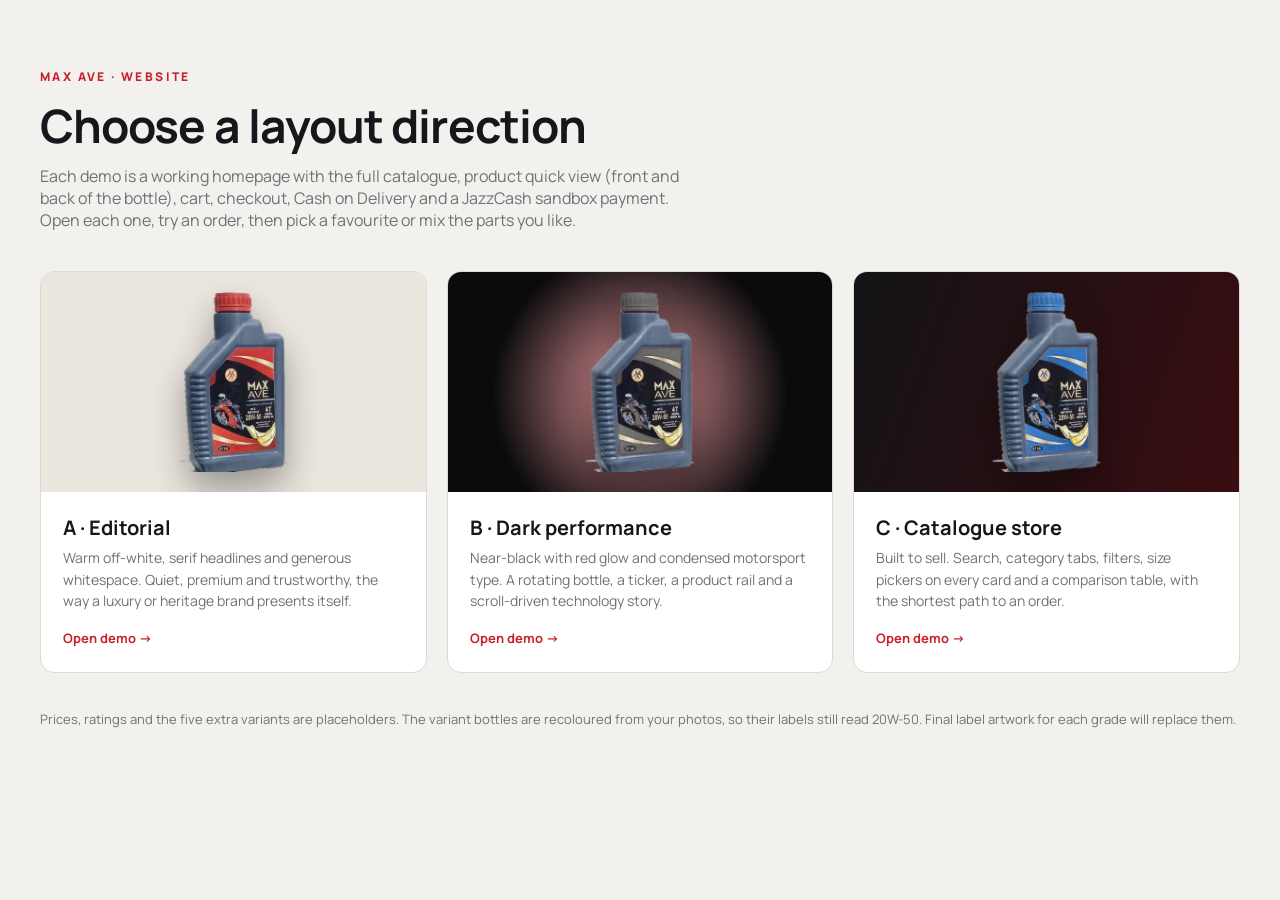
<file: index.html>
<!doctype html>
<html lang="en">
<head>
<meta charset="utf-8">
<meta name="viewport" content="width=device-width, initial-scale=1">
<title>MAX AVE · Layout Options</title>
<meta http-equiv="refresh" content="0; url=demos/">
<link rel="canonical" href="demos/">
</head>
<body style="font-family:system-ui,sans-serif;padding:40px">
<p>Redirecting to the <a href="demos/">MAX AVE layout options</a>…</p>
</body>
</html>
</file>
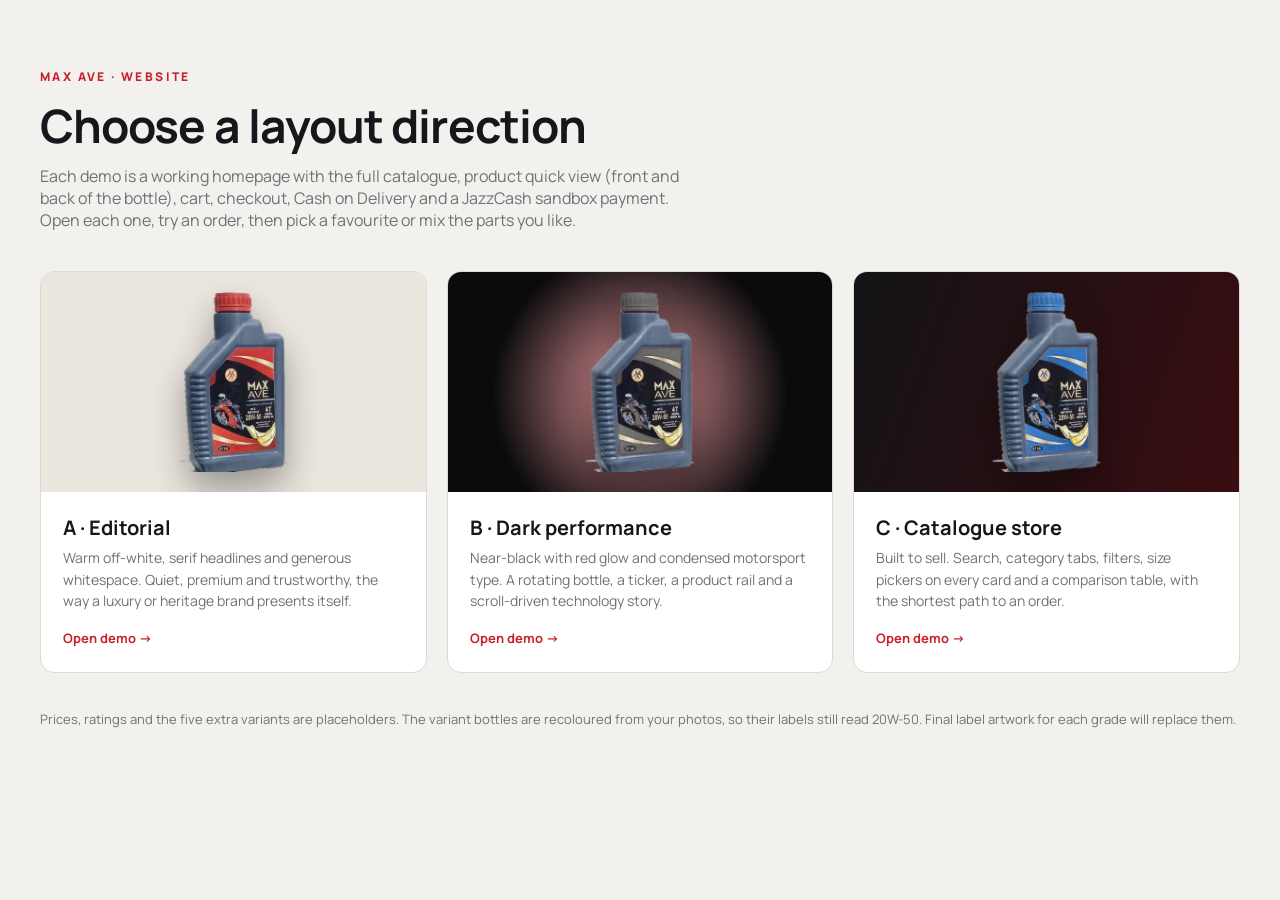
<file: demos/index.html>
<!doctype html>
<html lang="en">
<head>
<meta charset="utf-8">
<meta name="viewport" content="width=device-width, initial-scale=1">
<title>MAX AVE · Layout Options</title>
<link href="https://fonts.googleapis.com/css2?family=Manrope:wght@400;600;800&display=swap" rel="stylesheet">
<style>
:root { --bg: #f2f1ee; --ink: #16171a; --mute: #6f7176; --line: #dcdad4; --red: #c8202a; }
* { box-sizing: border-box; }
body { margin: 0; background: var(--bg); color: var(--ink); font-family: "Manrope", system-ui, sans-serif; }
.wrap { width: min(1200px, 100% - 32px); margin: 0 auto; padding: 64px 0; }
h1 { font-size: clamp(30px, 4vw, 46px); letter-spacing: -.02em; margin: 8px 0 8px; }
p.l { color: var(--mute); max-width: 640px; margin: 0 0 40px; }
.k { font-size: 12px; letter-spacing: .2em; text-transform: uppercase; color: var(--red); font-weight: 800; }
.g { display: grid; grid-template-columns: repeat(3, 1fr); gap: 20px; }
a.card { display: flex; flex-direction: column; background: #fff; border: 1px solid var(--line); border-radius: 14px; overflow: hidden; color: inherit; text-decoration: none; transition: transform .25s, box-shadow .25s; }
a.card:hover { transform: translateY(-4px); box-shadow: 0 24px 50px -24px rgba(0,0,0,.3); }
.pv { height: 220px; display: grid; place-items: center; position: relative; overflow: hidden; }
.pv img { height: 180px; filter: drop-shadow(0 18px 18px rgba(0,0,0,.35)); position: relative; }
.a .pv { background: #ebe6de; }
.b .pv { background: radial-gradient(circle at 50% 55%, rgba(224,38,47,.45), #0b0b0d 65%); }
.c .pv { background: linear-gradient(110deg, #121316, #3a0d11); }
.pv span { position: absolute; font-weight: 800; font-size: 90px; opacity: .08; letter-spacing: -.04em; }
.b .pv span, .c .pv span { color: #fff; opacity: .1; }
.t { padding: 22px 22px 24px; }
.t h2 { margin: 0 0 6px; font-size: 20px; }
.t p { margin: 0 0 14px; color: var(--mute); font-size: 14px; line-height: 1.55; }
.t b { font-size: 13px; color: var(--red); }
.note { margin-top: 36px; font-size: 13px; color: var(--mute); line-height: 1.6; }
@media (max-width: 860px) { .g { grid-template-columns: 1fr; } }
</style>
</head>
<body><div class="wrap">
  <span class="k">MAX AVE · Website</span>
  <h1>Choose a layout direction</h1>
  <p class="l">Each demo is a working homepage with the full catalogue, product quick view (front and back of the bottle), cart, checkout, Cash on Delivery and a JazzCash sandbox payment. Open each one, try an order, then pick a favourite or mix the parts you like.</p>
  <div class="g">
    <a class="card a" href="a-editorial.html"><div class="pv"><span>A</span><img src="../assets/bottles/front-red.png" alt=""></div><div class="t"><h2>A · Editorial</h2><p>Warm off-white, serif headlines and generous whitespace. Quiet, premium and trustworthy, the way a luxury or heritage brand presents itself.</p><b>Open demo →</b></div></a>
    <a class="card b" href="b-performance.html"><div class="pv"><span>B</span><img src="../assets/bottles/front-graphite.png" alt=""></div><div class="t"><h2>B · Dark performance</h2><p>Near-black with red glow and condensed motorsport type. A rotating bottle, a ticker, a product rail and a scroll-driven technology story.</p><b>Open demo →</b></div></a>
    <a class="card c" href="c-store.html"><div class="pv"><span>C</span><img src="../assets/bottles/front-blue.png" alt=""></div><div class="t"><h2>C · Catalogue store</h2><p>Built to sell. Search, category tabs, filters, size pickers on every card and a comparison table, with the shortest path to an order.</p><b>Open demo →</b></div></a>
  </div>
  <p class="note">Prices, ratings and the five extra variants are placeholders. The variant bottles are recoloured from your photos, so their labels still read 20W-50. Final label artwork for each grade will replace them.</p>
</div></body>
</html>
</file>
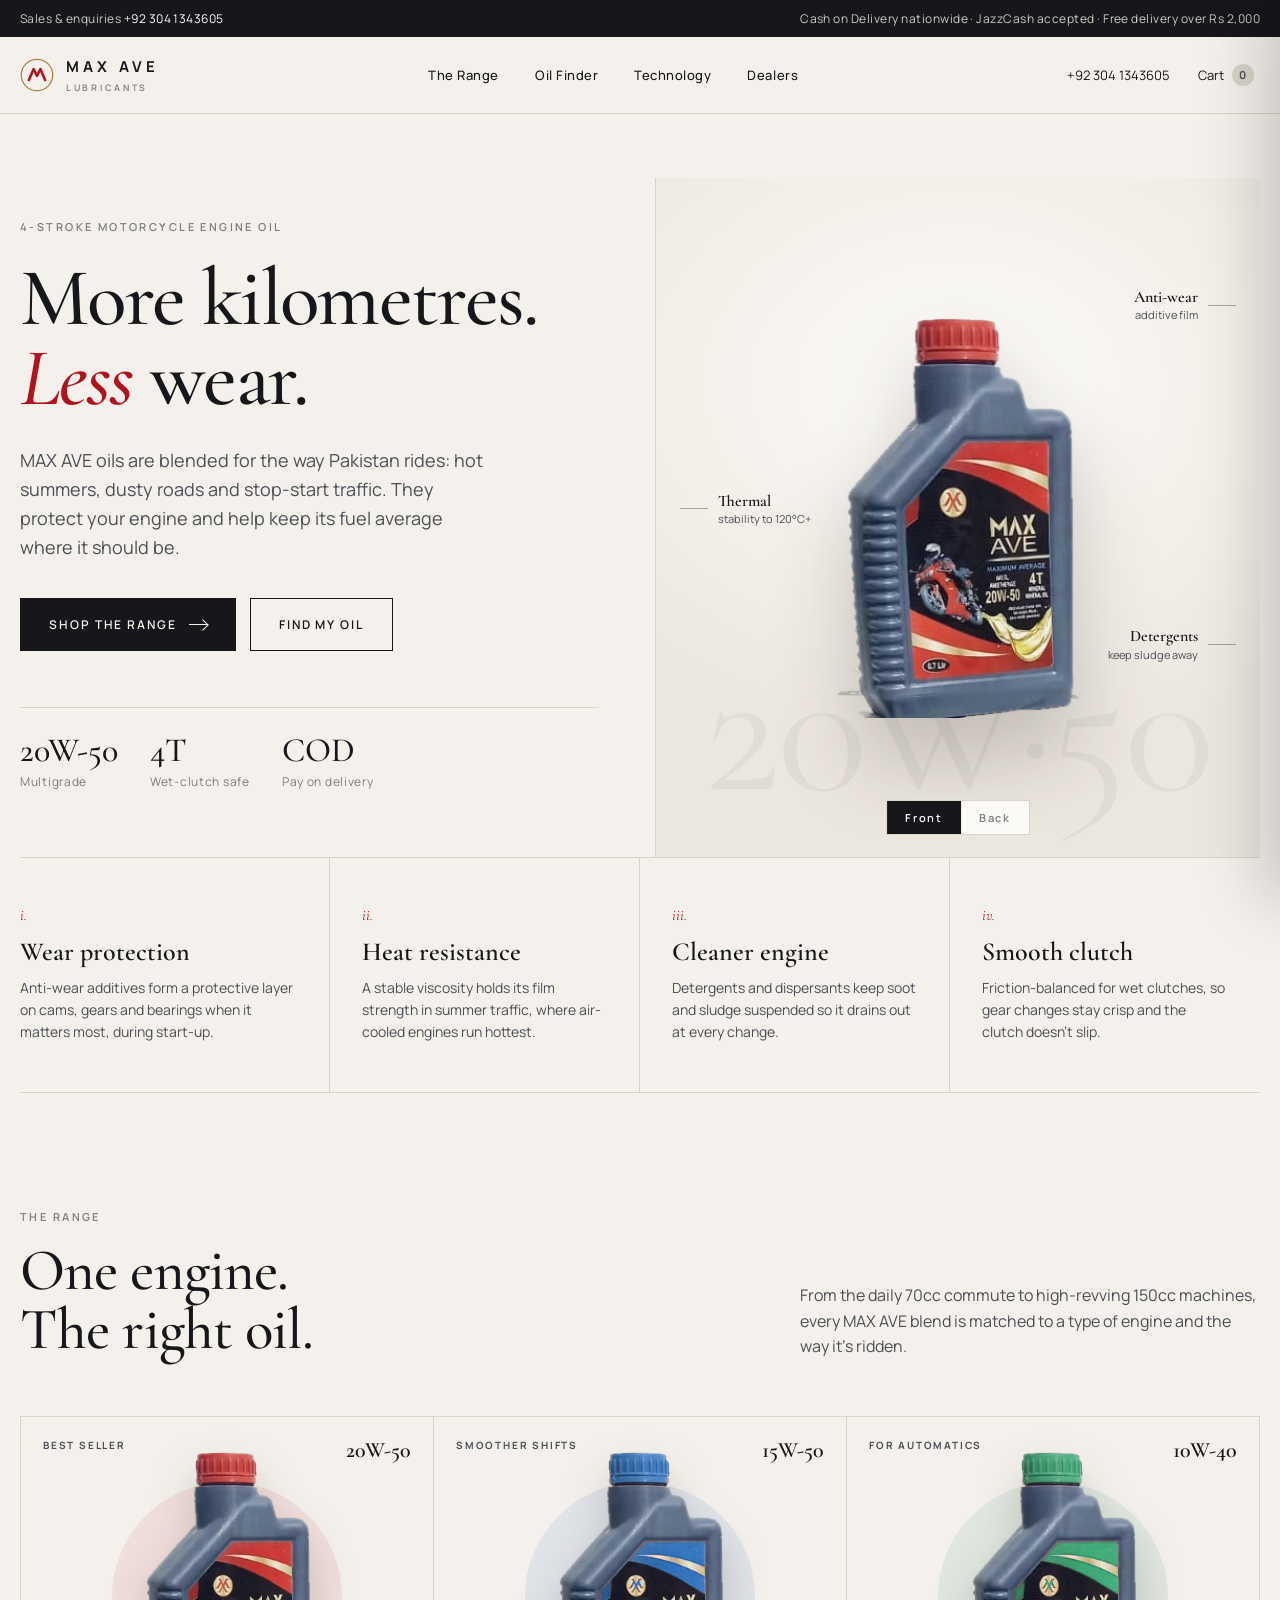
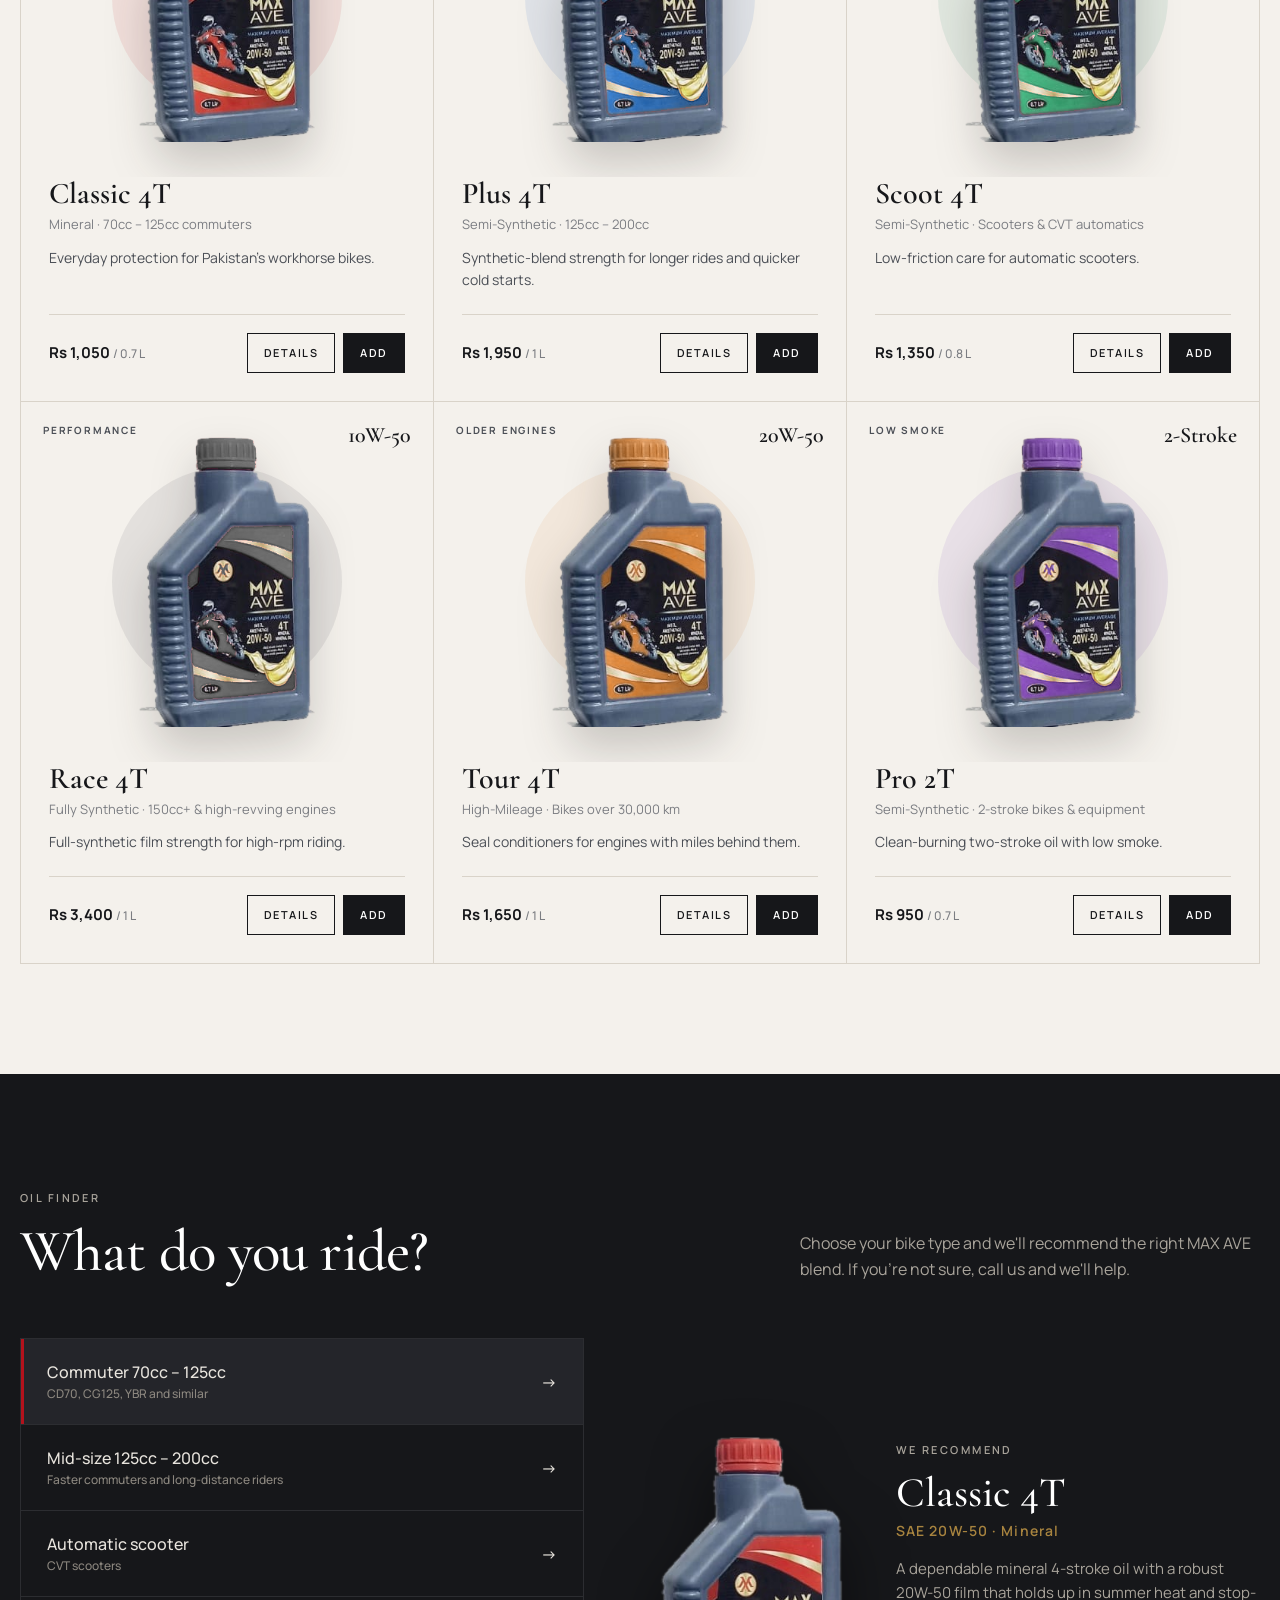
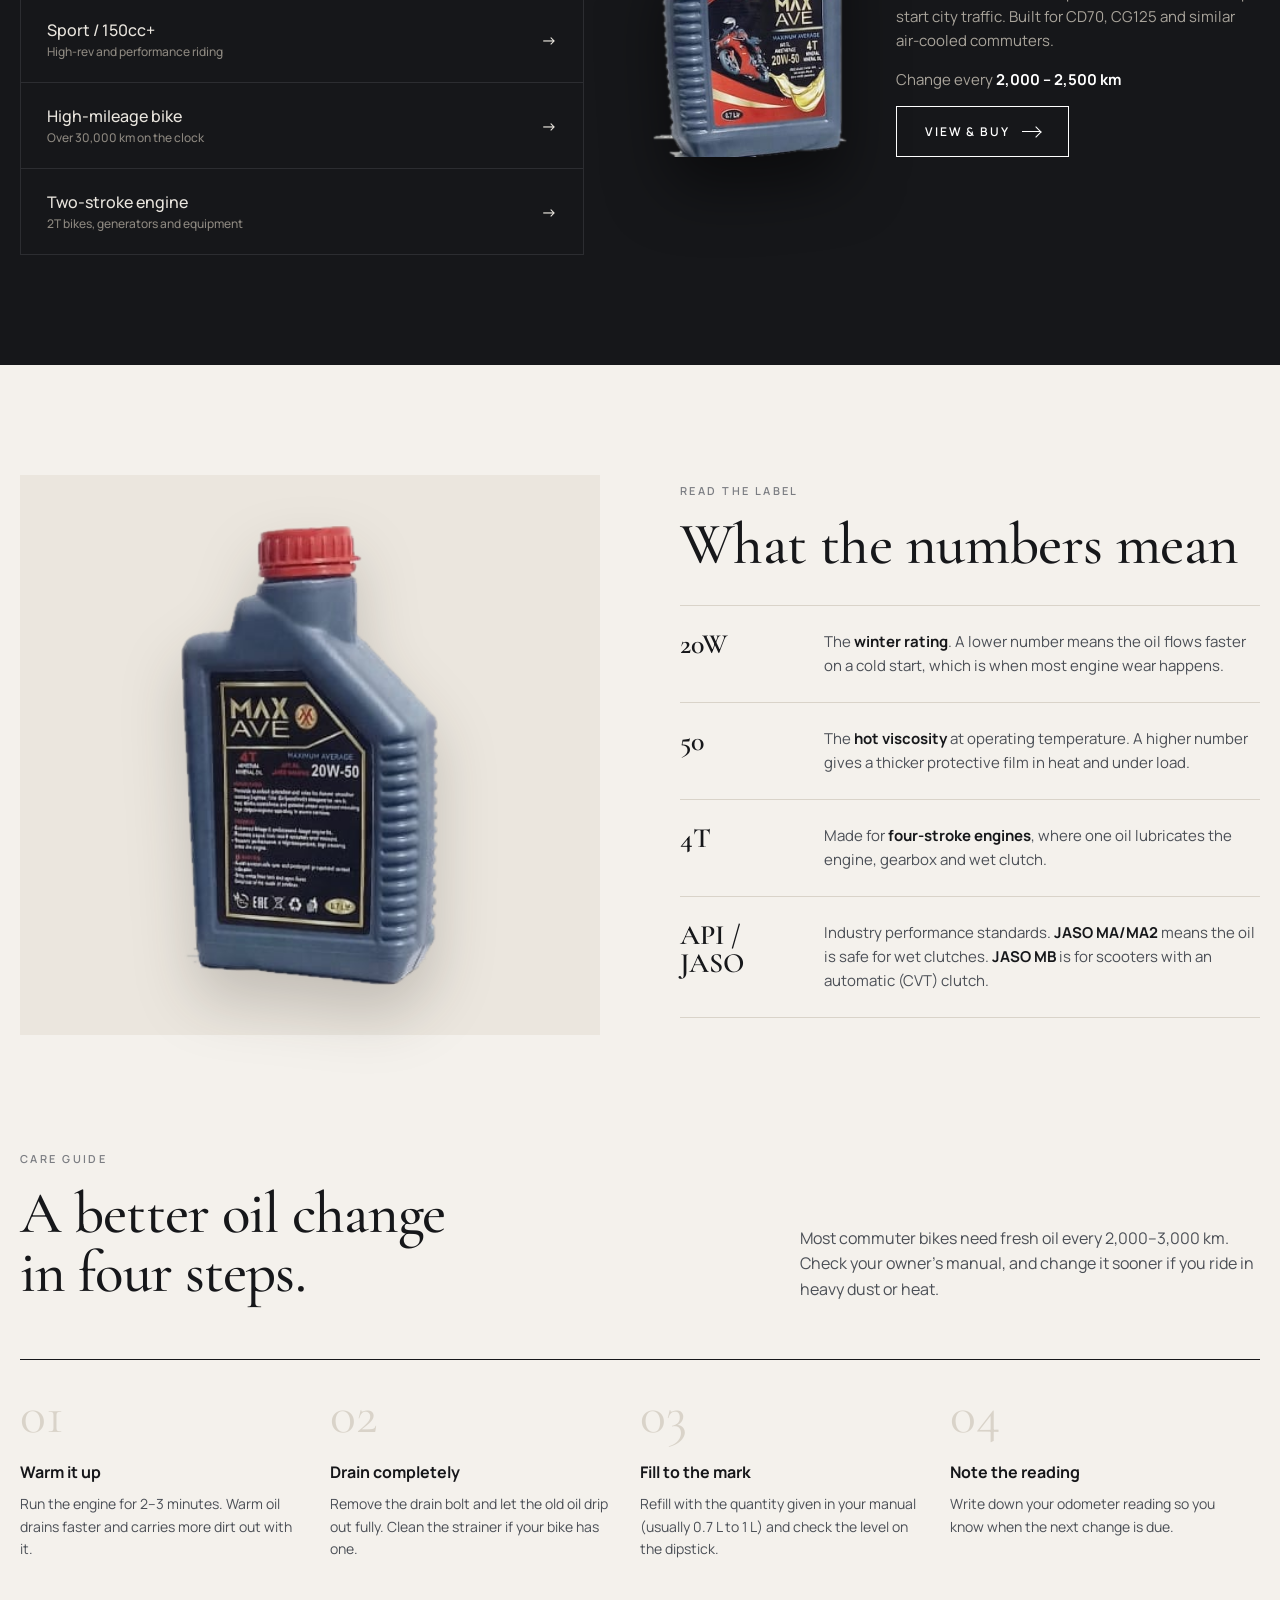
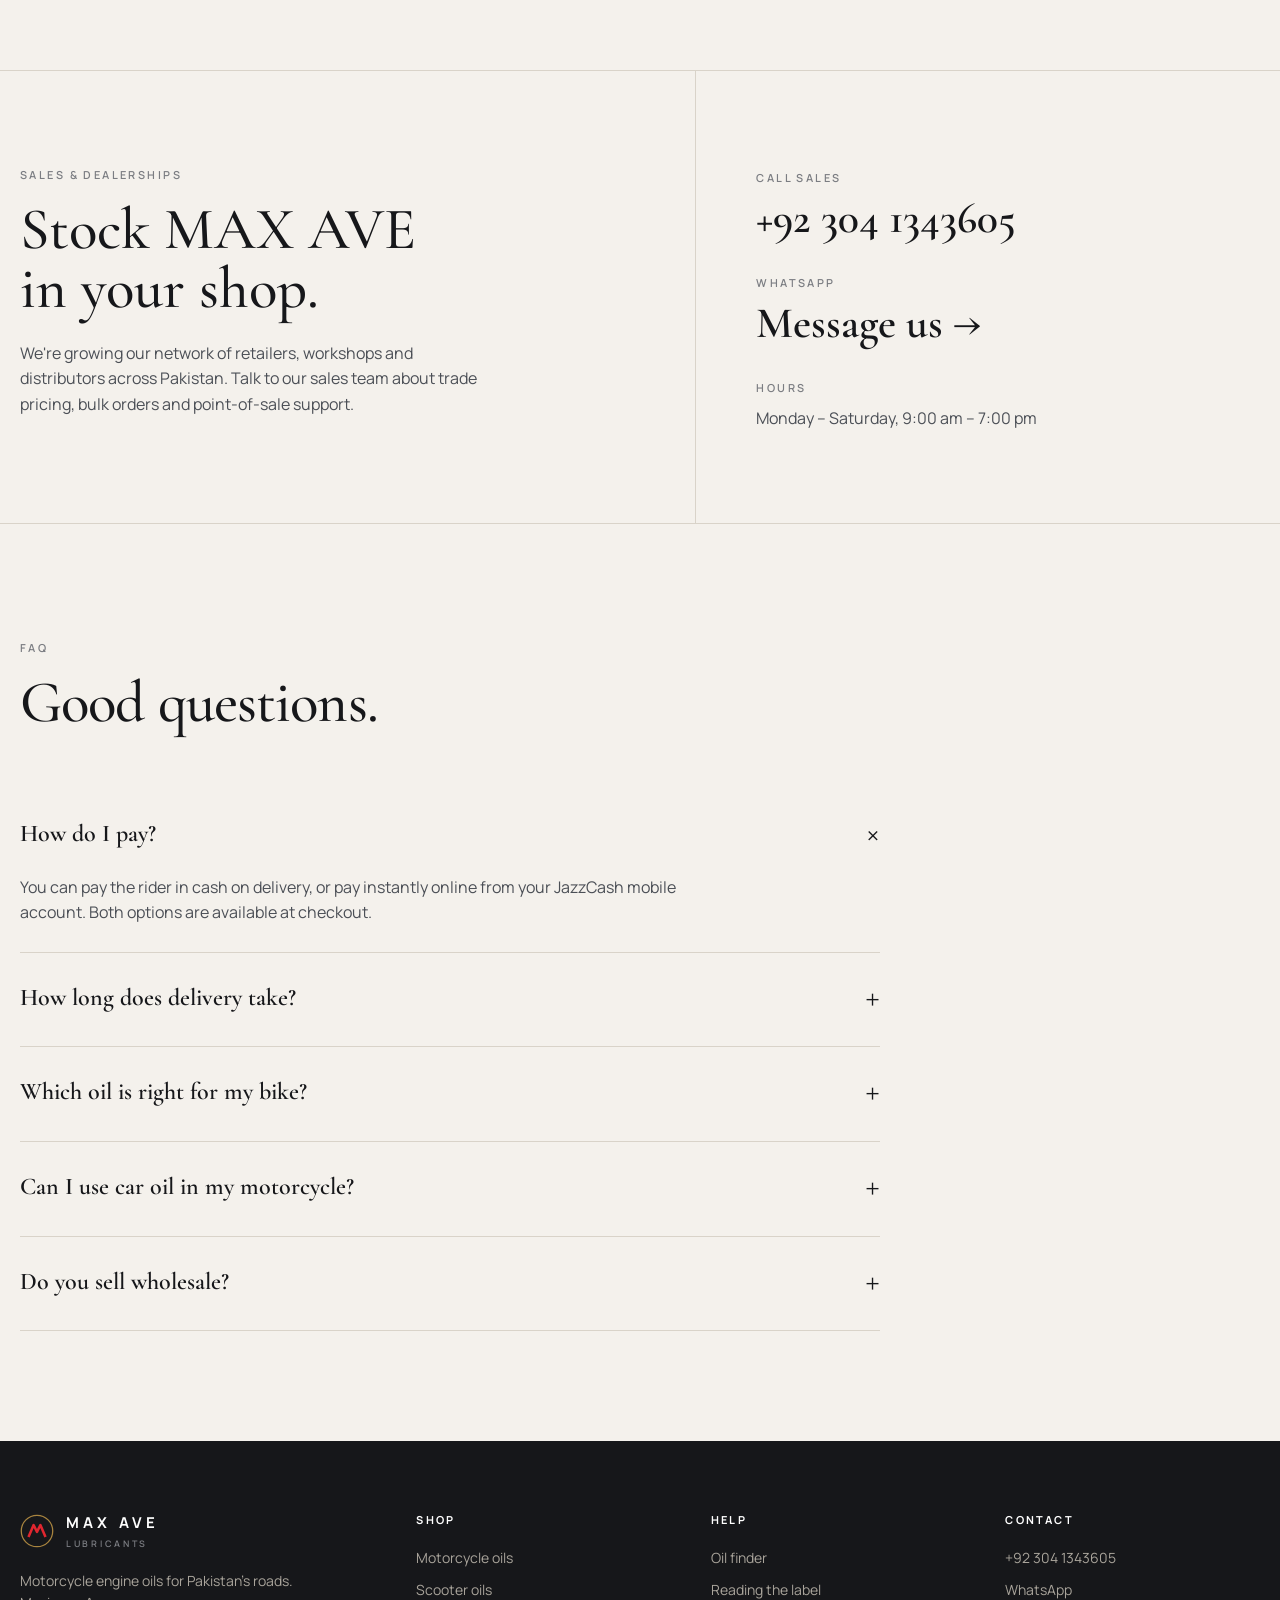
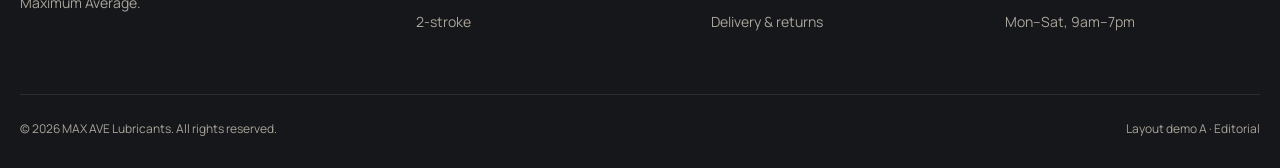
<file: demos/a-editorial.html>
<!doctype html>
<html lang="en">
<head>
<meta charset="utf-8">
<meta name="viewport" content="width=device-width, initial-scale=1">
<title>MAX AVE · Motorcycle Engine Oil</title>
<meta name="description" content="MAX AVE motorcycle engine oils. Maximum average, maximum protection. Order with Cash on Delivery or JazzCash.">
<link rel="preconnect" href="https://fonts.googleapis.com">
<link rel="preconnect" href="https://fonts.gstatic.com" crossorigin>
<link href="https://fonts.googleapis.com/css2?family=Cormorant+Garamond:ital,wght@0,500;0,600;1,500&family=Manrope:wght@400;500;600;700&display=swap" rel="stylesheet">
<link rel="stylesheet" href="shared/shop.css">
<style>
:root {
  --paper: #f4f1ec;
  --paper-2: #ebe6de;
  --ink: #16171a;
  --graphite: #4b4f56;
  --mute: #7b7d82;
  --rule: #d9d3c9;
  --red: #b3121c;
  --gold: #a8843f;
  --serif: "Cormorant Garamond", Georgia, serif;
  --sans: "Manrope", system-ui, sans-serif;

  --ck-bg: #fbfaf7; --ck-surface: var(--paper); --ck-fg: var(--ink); --ck-muted: var(--mute);
  --ck-line: var(--rule); --ck-accent: var(--ink); --ck-accent-fg: #fff; --ck-radius: 2px;
  --ck-font: var(--sans); --ck-display: var(--serif);
}
* { box-sizing: border-box; }
html { scroll-behavior: smooth; }
body { margin: 0; background: var(--paper); color: var(--ink); font-family: var(--sans); font-size: 16px; line-height: 1.6; -webkit-font-smoothing: antialiased; }
img { max-width: 100%; display: block; }
a { color: inherit; text-decoration: none; }
.wrap { width: min(1240px, 100% - 32px); margin-inline: auto; }
.eyebrow { font-size: 11px; font-weight: 600; letter-spacing: .22em; text-transform: uppercase; color: var(--mute); }
.serif { font-family: var(--serif); font-weight: 500; letter-spacing: -.01em; }
.btn { display: inline-flex; align-items: center; gap: 12px; padding: 16px 28px; font-size: 12px; font-weight: 600; letter-spacing: .16em; text-transform: uppercase; border: 1px solid var(--ink); transition: background .25s, color .25s; cursor: pointer; background: none; font-family: inherit; color: var(--ink); }
.btn.solid { background: var(--ink); color: var(--paper); }
.btn:hover { background: var(--ink); color: var(--paper); }
.btn.solid:hover { background: var(--red); border-color: var(--red); }
.arrow { width: 18px; height: 1px; background: currentColor; position: relative; }
.arrow::after { content: ""; position: absolute; right: 0; top: -3px; width: 7px; height: 7px; border-top: 1px solid currentColor; border-right: 1px solid currentColor; transform: rotate(45deg); }

/* utility + nav */
.util { background: var(--ink); color: #cfcac2; font-size: 12px; letter-spacing: .04em; }
.util .wrap { display: flex; justify-content: space-between; gap: 16px; padding: 9px 0; }
.util a { color: #fff; }
header.nav { position: sticky; top: 0; z-index: 50; background: rgba(244,241,236,.92); backdrop-filter: blur(10px); border-bottom: 1px solid var(--rule); }
.nav .wrap { display: flex; align-items: center; justify-content: space-between; height: 76px; }
.logo { display: flex; align-items: center; gap: 12px; font-weight: 700; letter-spacing: .28em; font-size: 15px; }
.logo svg { width: 34px; height: 34px; }
.logo small { display: block; font-size: 9px; letter-spacing: .3em; color: var(--mute); font-weight: 600; margin-top: 2px; }
.nav ul { display: flex; gap: 36px; list-style: none; margin: 0; padding: 0; font-size: 13px; font-weight: 500; letter-spacing: .04em; }
.nav ul a { position: relative; padding: 4px 0; }
.nav ul a::after { content: ""; position: absolute; left: 0; right: 100%; bottom: 0; height: 1px; background: var(--ink); transition: right .3s; }
.nav ul a:hover::after { right: 0; }
.nav-r { display: flex; align-items: center; gap: 22px; font-size: 13px; }
.cart-btn { display: inline-flex; align-items: center; gap: 8px; background: none; border: 0; font: inherit; cursor: pointer; color: var(--ink); }
.cart-btn i { font-style: normal; min-width: 22px; height: 22px; padding: 0 6px; border-radius: 11px; background: var(--ink); color: var(--paper); font-size: 11px; display: grid; place-items: center; font-weight: 700; }
.cart-btn i[data-empty] { background: var(--rule); color: var(--graphite); }

/* hero */
.hero { padding: 64px 0 0; }
.hero .wrap { display: grid; grid-template-columns: 1.05fr 1fr; gap: 0; border-bottom: 1px solid var(--rule); }
.hero-copy { padding: 40px 56px 64px 0; display: flex; flex-direction: column; justify-content: center; }
.hero h1 { font-family: var(--serif); font-weight: 500; font-size: clamp(48px, 6.4vw, 96px); line-height: .98; margin: 22px 0 28px; letter-spacing: -.02em; }
.hero h1 em { font-style: italic; color: var(--red); }
.hero p.lead { font-size: 18px; color: var(--graphite); max-width: 470px; margin: 0 0 36px; }
.hero .ctas { display: flex; gap: 14px; flex-wrap: wrap; }
.hero-specs { display: grid; grid-template-columns: repeat(3, auto); gap: 32px; margin-top: 56px; padding-top: 26px; border-top: 1px solid var(--rule); justify-content: start; }
.hero-specs b { display: block; font-family: var(--serif); font-size: 34px; font-weight: 500; line-height: 1; }
.hero-specs span { font-size: 12px; color: var(--mute); letter-spacing: .06em; }
.hero-stage { position: relative; background: radial-gradient(120% 80% at 50% 30%, #fdfcf9 0%, var(--paper-2) 70%); border-left: 1px solid var(--rule); min-height: 620px; display: grid; place-items: center; overflow: hidden; }
.hero-stage::before { content: "20W·50"; position: absolute; bottom: -24px; left: 50%; transform: translateX(-50%); font-family: var(--serif); font-size: 190px; color: rgba(22,23,26,.045); white-space: nowrap; letter-spacing: -.02em; }
.hero-stage img { height: 430px; width: auto; filter: drop-shadow(0 40px 40px rgba(30,25,20,.22)); position: relative; transition: opacity .4s, transform .6s cubic-bezier(.2,.7,.2,1); }
.hero-stage img.swap { opacity: 0; transform: rotateY(70deg); }
.anno { position: absolute; font-size: 12px; color: var(--graphite); display: flex; align-items: center; gap: 10px; }
.anno::before { content: ""; width: 28px; height: 1px; background: var(--ink); opacity: .35; }
.anno b { font-family: var(--serif); font-size: 18px; font-weight: 600; color: var(--ink); }
.anno { z-index: 2; line-height: 1.35; }
.anno.a1 { top: 16%; right: 4%; flex-direction: row-reverse; text-align: right; }
.anno.a2 { top: 46%; left: 4%; }
.anno.a3 { top: 66%; right: 4%; flex-direction: row-reverse; text-align: right; }
@media (max-width: 1280px) { .anno span { font-size: 11px; } .anno b { font-size: 16px; } .hero-stage img { height: 400px; } }
.flip { position: absolute; bottom: 22px; left: 50%; transform: translateX(-50%); display: flex; border: 1px solid var(--rule); background: #fbfaf7; }
.flip button { background: none; border: 0; padding: 9px 18px; font: 600 11px var(--sans); letter-spacing: .16em; cursor: pointer; color: var(--mute); }
.flip button.on { background: var(--ink); color: #fff; }

/* pillars */
.pillars { display: grid; grid-template-columns: repeat(4, 1fr); border-bottom: 1px solid var(--rule); }
.pillar { padding: 44px 32px 48px 0; border-right: 1px solid var(--rule); }
.pillar + .pillar { padding-left: 32px; }
.pillar:last-child { border-right: 0; }
.pillar .n { font-family: var(--serif); font-size: 15px; color: var(--red); font-style: italic; }
.pillar h3 { font-family: var(--serif); font-size: 26px; font-weight: 600; margin: 10px 0 10px; line-height: 1.1; }
.pillar p { margin: 0; font-size: 14px; color: var(--graphite); }

/* section heads */
section.block { padding: 110px 0; }
.shead { display: grid; grid-template-columns: 1fr 1fr; gap: 40px; align-items: end; margin-bottom: 56px; }
.shead h2 { font-family: var(--serif); font-weight: 500; font-size: clamp(40px, 4.6vw, 64px); line-height: 1; margin: 14px 0 0; letter-spacing: -.015em; }
.shead p { color: var(--graphite); margin: 0; max-width: 460px; justify-self: end; }

/* range */
.range { display: grid; grid-template-columns: repeat(3, 1fr); gap: 1px; background: var(--rule); border: 1px solid var(--rule); }
.card { background: var(--paper); display: flex; flex-direction: column; position: relative; transition: background .3s; }
.card:hover { background: #f8f6f2; }
.card-img { height: 360px; display: grid; place-items: center; position: relative; cursor: pointer; overflow: hidden; }
.card-img::after { content: ""; position: absolute; width: 230px; height: 230px; border-radius: 50%; background: var(--sw); opacity: .09; transition: transform .6s cubic-bezier(.2,.7,.2,1); }
.card:hover .card-img::after { transform: scale(1.25); }
.card-img img { height: 290px; width: auto; position: relative; z-index: 1; filter: drop-shadow(0 22px 22px rgba(30,25,20,.2)); transition: transform .6s cubic-bezier(.2,.7,.2,1); }
.card:hover .card-img img { transform: translateY(-8px) rotate(-2deg); }
.card .tag { position: absolute; top: 20px; left: 22px; z-index: 2; font-size: 10px; letter-spacing: .18em; text-transform: uppercase; font-weight: 700; color: var(--graphite); }
.card .grade { position: absolute; top: 16px; right: 22px; z-index: 2; font-family: var(--serif); font-size: 22px; font-weight: 600; }
.card-body { padding: 0 28px 28px; display: flex; flex-direction: column; flex: 1; }
.card h3 { font-family: var(--serif); font-size: 30px; font-weight: 600; margin: 0; line-height: 1.1; }
.card .meta { font-size: 13px; color: var(--mute); margin: 4px 0 12px; }
.card p { font-size: 14px; color: var(--graphite); margin: 0 0 22px; }
.card-foot { margin-top: auto; display: flex; align-items: center; justify-content: space-between; padding-top: 18px; border-top: 1px solid var(--rule); }
.card-foot .price { font-weight: 700; font-size: 15px; }
.card-foot .price small { font-weight: 500; color: var(--mute); font-size: 12px; }
.card-foot .acts { display: flex; gap: 8px; }
.icon-btn { height: 40px; padding: 0 16px; border: 1px solid var(--ink); background: none; font: 600 11px var(--sans); letter-spacing: .14em; text-transform: uppercase; cursor: pointer; color: var(--ink); }
.icon-btn.solid { background: var(--ink); color: #fff; }
.icon-btn:hover { background: var(--red); border-color: var(--red); color: #fff; }

/* finder */
.finder { background: var(--ink); color: #e9e5de; }
.finder .shead h2 { color: #fff; }
.finder .shead p { color: #a9a49b; }
.finder .eyebrow { color: #a9a49b; }
.f-grid { display: grid; grid-template-columns: 1fr 1.1fr; gap: 56px; align-items: center; }
.f-opts { display: grid; gap: 1px; background: #2c2d31; border: 1px solid #2c2d31; }
.f-opt { background: var(--ink); color: #e9e5de; border: 0; text-align: left; padding: 22px 26px; display: flex; justify-content: space-between; align-items: center; cursor: pointer; font: 500 16px var(--sans); transition: background .25s; }
.f-opt small { color: #8c877f; display: block; font-size: 12px; margin-top: 2px; }
.f-opt:hover { background: #1f2024; }
.f-opt.on { background: #24252a; box-shadow: inset 3px 0 0 var(--red); }
.f-res { display: grid; grid-template-columns: 220px 1fr; gap: 36px; align-items: center; }
.f-res img { height: 320px; width: auto; justify-self: center; filter: drop-shadow(0 30px 30px rgba(0,0,0,.5)); }
.f-res h3 { font-family: var(--serif); font-size: 42px; font-weight: 500; color: #fff; margin: 10px 0 6px; line-height: 1; }
.f-res .g { color: var(--gold); font-weight: 600; letter-spacing: .08em; font-size: 14px; }
.f-res p { color: #a9a49b; font-size: 15px; }
.f-res .btn { color: #fff; border-color: #fff; margin-top: 10px; }
.f-res .btn:hover { background: #fff; color: var(--ink); }

/* label guide */
.guide { display: grid; grid-template-columns: 1fr 1fr; gap: 80px; align-items: center; }
.guide-img { background: var(--paper-2); display: grid; place-items: center; padding: 50px; position: relative; }
.guide-img img { height: 460px; width: auto; filter: drop-shadow(0 30px 30px rgba(30,25,20,.2)); }
.dl { display: grid; gap: 0; }
.dl div { display: grid; grid-template-columns: 120px 1fr; gap: 24px; padding: 24px 0; border-top: 1px solid var(--rule); }
.dl div:last-child { border-bottom: 1px solid var(--rule); }
.dl dt { font-family: var(--serif); font-size: 28px; font-weight: 600; line-height: 1; }
.dl dd { margin: 0; color: var(--graphite); font-size: 15px; }
.dl dd b { color: var(--ink); }

/* change steps */
.steps { display: grid; grid-template-columns: repeat(4, 1fr); gap: 0; counter-reset: s; border-top: 1px solid var(--ink); }
.step { padding: 28px 28px 0 0; }
.step::before { counter-increment: s; content: "0" counter(s); font-family: var(--serif); font-size: 54px; line-height: 1; color: var(--rule); display: block; margin-bottom: 18px; }
.step h4 { margin: 0 0 8px; font-size: 16px; font-weight: 700; }
.step p { margin: 0; font-size: 14px; color: var(--graphite); }

/* contact band */
.contact { border-top: 1px solid var(--rule); border-bottom: 1px solid var(--rule); }
.contact .wrap { display: grid; grid-template-columns: 1.2fr 1fr; }
.contact .l { padding: 90px 60px 90px 0; border-right: 1px solid var(--rule); }
.contact .l h2 { font-family: var(--serif); font-size: clamp(40px, 4.6vw, 64px); font-weight: 500; line-height: 1; margin: 14px 0 22px; }
.contact .l p { color: var(--graphite); max-width: 460px; }
.contact .r { padding: 90px 0 90px 60px; display: grid; gap: 28px; align-content: center; }
.contact .big { font-family: var(--serif); font-size: clamp(32px, 3.4vw, 46px); font-weight: 600; line-height: 1; display: block; margin-top: 8px; }
.contact .big:hover { color: var(--red); }

/* faq */
.faq { max-width: 860px; }
details { border-bottom: 1px solid var(--rule); }
summary { list-style: none; cursor: pointer; padding: 26px 0; display: flex; justify-content: space-between; gap: 20px; font-family: var(--serif); font-size: 24px; font-weight: 600; }
summary::-webkit-details-marker { display: none; }
summary::after { content: "+"; font-family: var(--sans); font-weight: 300; font-size: 26px; transition: transform .3s; }
details[open] summary::after { transform: rotate(45deg); }
details p { margin: -8px 0 26px; color: var(--graphite); max-width: 720px; }

footer { background: var(--ink); color: #a9a49b; padding: 70px 0 30px; font-size: 14px; }
.foot { display: grid; grid-template-columns: 1.4fr 1fr 1fr 1fr; gap: 40px; }
footer h5 { color: #fff; font-size: 11px; letter-spacing: .2em; text-transform: uppercase; margin: 0 0 18px; }
footer ul { list-style: none; padding: 0; margin: 0; display: grid; gap: 10px; }
footer a:hover { color: #fff; }
footer .logo { color: #fff; }
.legal { margin-top: 60px; padding-top: 24px; border-top: 1px solid #2c2d31; display: flex; justify-content: space-between; font-size: 12px; gap: 20px; flex-wrap: wrap; }

.reveal { opacity: 0; transform: translateY(24px); transition: opacity .9s, transform .9s cubic-bezier(.2,.7,.2,1); }
.reveal.in { opacity: 1; transform: none; }

@media (max-width: 1000px) {
  .nav ul { display: none; }
  .hero .wrap, .f-grid, .guide, .contact .wrap, .shead { grid-template-columns: 1fr; }
  .shead p { justify-self: start; }
  .hero-copy { padding: 20px 0 48px; }
  .hero-stage { border-left: 0; min-height: 480px; }
  .hero-stage img { height: 360px; }
  .pillars { grid-template-columns: 1fr 1fr; }
  .pillar:nth-child(2) { border-right: 0; }
  .pillar:nth-child(3) { padding-left: 0; }
  .pillar:nth-child(-n+2) { border-bottom: 1px solid var(--rule); }
  .range { grid-template-columns: 1fr 1fr; }
  .steps { grid-template-columns: 1fr 1fr; row-gap: 30px; }
  .contact .l { padding: 70px 0 40px; border-right: 0; }
  .contact .r { padding: 0 0 70px; }
  .foot { grid-template-columns: 1fr 1fr; }
}
@media (max-width: 640px) {
  .util .wrap span:last-child { display: none; }
  .nav-r .tel { display: none; }
  section.block { padding: 72px 0; }
  .hero { padding-top: 24px; }
  .hero-specs { grid-template-columns: repeat(3, 1fr); gap: 14px; }
  .hero-specs b { font-size: 26px; }
  .anno { display: none; }
  .pillars, .range { grid-template-columns: 1fr; }
  .pillar, .pillar + .pillar { padding: 32px 0; border-right: 0; border-bottom: 1px solid var(--rule); }
  .f-res { grid-template-columns: 1fr; text-align: center; }
  .f-res img { height: 240px; }
  .guide-img img { height: 340px; }
  .dl div { grid-template-columns: 1fr; gap: 6px; }
  .steps { grid-template-columns: 1fr; }
  .foot { grid-template-columns: 1fr; }
  .card-foot { flex-direction: column; align-items: flex-start; gap: 12px; }
}
</style>
</head>
<body>

<div class="util"><div class="wrap">
  <span>Sales &amp; enquiries <a href="tel:+923041343605">+92 304 1343605</a></span>
  <span>Cash on Delivery nationwide · JazzCash accepted · Free delivery over Rs 2,000</span>
</div></div>

<header class="nav"><div class="wrap">
  <a href="#" class="logo" aria-label="MAX AVE home">
    <svg viewBox="0 0 40 40" aria-hidden="true"><circle cx="20" cy="20" r="18.5" fill="none" stroke="#a8843f" stroke-width="1.5"/><path d="M10 27 L16 13 L20 21 L24 13 L30 27" fill="none" stroke="#b3121c" stroke-width="3" stroke-linejoin="round"/></svg>
    <span>MAX AVE<small>LUBRICANTS</small></span>
  </a>
  <ul>
    <li><a href="#range">The Range</a></li>
    <li><a href="#finder">Oil Finder</a></li>
    <li><a href="#guide">Technology</a></li>
    <li><a href="#contact">Dealers</a></li>
  </ul>
  <div class="nav-r">
    <a class="tel" href="tel:+923041343605">+92 304 1343605</a>
    <button class="cart-btn" data-cart>Cart <i data-cart-count>0</i></button>
  </div>
</div></header>

<section class="hero"><div class="wrap">
  <div class="hero-copy">
    <span class="eyebrow">4-Stroke Motorcycle Engine Oil</span>
    <h1>More kilometres.<br><em>Less</em> wear.</h1>
    <p class="lead">MAX AVE oils are blended for the way Pakistan rides: hot summers, dusty roads and stop-start traffic. They protect your engine and help keep its fuel average where it should be.</p>
    <div class="ctas">
      <a href="#range" class="btn solid">Shop the range <span class="arrow"></span></a>
      <a href="#finder" class="btn">Find my oil</a>
    </div>
    <div class="hero-specs">
      <div><b>20W-50</b><span>Multigrade</span></div>
      <div><b>4T</b><span>Wet-clutch safe</span></div>
      <div><b>COD</b><span>Pay on delivery</span></div>
    </div>
  </div>
  <div class="hero-stage">
    <span class="anno a1"><span><b>Anti-wear</b><br>additive film</span></span>
    <span class="anno a2"><span><b>Thermal</b><br>stability to 120°C+</span></span>
    <span class="anno a3"><span><b>Detergents</b><br>keep sludge away</span></span>
    <img id="heroBottle" src="../assets/bottles/front-red.png" alt="MAX AVE Classic 4T 20W-50 bottle">
    <div class="flip"><button class="on" data-hs="front">Front</button><button data-hs="back">Back</button></div>
  </div>
</div></section>

<div class="wrap pillars">
  <div class="pillar reveal"><span class="n">i.</span><h3>Wear protection</h3><p>Anti-wear additives form a protective layer on cams, gears and bearings when it matters most, during start-up.</p></div>
  <div class="pillar reveal"><span class="n">ii.</span><h3>Heat resistance</h3><p>A stable viscosity holds its film strength in summer traffic, where air-cooled engines run hottest.</p></div>
  <div class="pillar reveal"><span class="n">iii.</span><h3>Cleaner engine</h3><p>Detergents and dispersants keep soot and sludge suspended so it drains out at every change.</p></div>
  <div class="pillar reveal"><span class="n">iv.</span><h3>Smooth clutch</h3><p>Friction-balanced for wet clutches, so gear changes stay crisp and the clutch doesn't slip.</p></div>
</div>

<section class="block" id="range"><div class="wrap">
  <div class="shead">
    <div><span class="eyebrow">The Range</span><h2>One engine.<br>The right oil.</h2></div>
    <p>From the daily 70cc commute to high-revving 150cc machines, every MAX AVE blend is matched to a type of engine and the way it's ridden.</p>
  </div>
  <div class="range" id="rangeGrid"></div>
</div></section>

<section class="block finder" id="finder"><div class="wrap">
  <div class="shead">
    <div><span class="eyebrow">Oil Finder</span><h2>What do you ride?</h2></div>
    <p>Choose your bike type and we'll recommend the right MAX AVE blend. If you're not sure, call us and we'll help.</p>
  </div>
  <div class="f-grid">
    <div class="f-opts" id="fOpts"></div>
    <div class="f-res" id="fRes"></div>
  </div>
</div></section>

<section class="block" id="guide"><div class="wrap guide">
  <div class="guide-img reveal"><img src="../assets/bottles/back-red.png" alt="Back label of a MAX AVE bottle"></div>
  <div>
    <span class="eyebrow">Read the label</span>
    <h2 class="serif" style="font-size:clamp(40px,4.6vw,60px);line-height:1;margin:14px 0 30px">What the numbers mean</h2>
    <dl class="dl">
      <div><dt>20W</dt><dd>The <b>winter rating</b>. A lower number means the oil flows faster on a cold start, which is when most engine wear happens.</dd></div>
      <div><dt>50</dt><dd>The <b>hot viscosity</b> at operating temperature. A higher number gives a thicker protective film in heat and under load.</dd></div>
      <div><dt>4T</dt><dd>Made for <b>four-stroke engines</b>, where one oil lubricates the engine, gearbox and wet clutch.</dd></div>
      <div><dt>API / JASO</dt><dd>Industry performance standards. <b>JASO MA/MA2</b> means the oil is safe for wet clutches. <b>JASO MB</b> is for scooters with an automatic (CVT) clutch.</dd></div>
    </dl>
  </div>
</div></section>

<section class="block" style="padding-top:0"><div class="wrap">
  <div class="shead">
    <div><span class="eyebrow">Care guide</span><h2>A better oil change<br>in four steps.</h2></div>
    <p>Most commuter bikes need fresh oil every 2,000–3,000 km. Check your owner's manual, and change it sooner if you ride in heavy dust or heat.</p>
  </div>
  <div class="steps">
    <div class="step reveal"><h4>Warm it up</h4><p>Run the engine for 2–3 minutes. Warm oil drains faster and carries more dirt out with it.</p></div>
    <div class="step reveal"><h4>Drain completely</h4><p>Remove the drain bolt and let the old oil drip out fully. Clean the strainer if your bike has one.</p></div>
    <div class="step reveal"><h4>Fill to the mark</h4><p>Refill with the quantity given in your manual (usually 0.7 L to 1 L) and check the level on the dipstick.</p></div>
    <div class="step reveal"><h4>Note the reading</h4><p>Write down your odometer reading so you know when the next change is due.</p></div>
  </div>
</div></section>

<section class="contact" id="contact"><div class="wrap">
  <div class="l">
    <span class="eyebrow">Sales &amp; Dealerships</span>
    <h2>Stock MAX AVE<br>in your shop.</h2>
    <p>We're growing our network of retailers, workshops and distributors across Pakistan. Talk to our sales team about trade pricing, bulk orders and point-of-sale support.</p>
  </div>
  <div class="r">
    <div><span class="eyebrow">Call sales</span><a class="big" href="tel:+923041343605">+92 304 1343605</a></div>
    <div><span class="eyebrow">WhatsApp</span><a class="big" href="https://wa.me/923041343605" target="_blank" rel="noopener">Message us →</a></div>
    <div><span class="eyebrow">Hours</span><span style="display:block;margin-top:6px;color:var(--graphite)">Monday – Saturday, 9:00 am – 7:00 pm</span></div>
  </div>
</div></section>

<section class="block"><div class="wrap">
  <div class="shead"><div><span class="eyebrow">FAQ</span><h2>Good questions.</h2></div></div>
  <div class="faq">
    <details open><summary>How do I pay?</summary><p>You can pay the rider in cash on delivery, or pay instantly online from your JazzCash mobile account. Both options are available at checkout.</p></details>
    <details><summary>How long does delivery take?</summary><p>Orders usually arrive in 2–4 working days in major cities, and a little longer in remote areas. We'll call to confirm your order before we dispatch it.</p></details>
    <details><summary>Which oil is right for my bike?</summary><p>Use the Oil Finder above, or check the oil grade in your owner's manual. Most 70cc–125cc commuter bikes in Pakistan use 20W-50 4T oil.</p></details>
    <details><summary>Can I use car oil in my motorcycle?</summary><p>No, this isn't recommended. Many car oils contain friction modifiers that can make a motorcycle's wet clutch slip. Always use a 4T motorcycle oil.</p></details>
    <details><summary>Do you sell wholesale?</summary><p>Yes. Call or WhatsApp our sales team on +92 304 1343605 for trade pricing and dealership enquiries.</p></details>
  </div>
</div></section>

<footer><div class="wrap">
  <div class="foot">
    <div>
      <a href="#" class="logo"><svg viewBox="0 0 40 40" aria-hidden="true" style="width:34px;height:34px"><circle cx="20" cy="20" r="18.5" fill="none" stroke="#a8843f" stroke-width="1.5"/><path d="M10 27 L16 13 L20 21 L24 13 L30 27" fill="none" stroke="#e0262f" stroke-width="3" stroke-linejoin="round"/></svg><span>MAX AVE<small>LUBRICANTS</small></span></a>
      <p style="margin-top:18px;max-width:300px">Motorcycle engine oils for Pakistan's roads. Maximum Average.</p>
    </div>
    <div><h5>Shop</h5><ul><li><a href="#range">Motorcycle oils</a></li><li><a href="#range">Scooter oils</a></li><li><a href="#range">2-stroke</a></li></ul></div>
    <div><h5>Help</h5><ul><li><a href="#finder">Oil finder</a></li><li><a href="#guide">Reading the label</a></li><li><a href="#">Delivery &amp; returns</a></li></ul></div>
    <div><h5>Contact</h5><ul><li><a href="tel:+923041343605">+92 304 1343605</a></li><li><a href="https://wa.me/923041343605">WhatsApp</a></li><li>Mon–Sat, 9am–7pm</li></ul></div>
  </div>
  <div class="legal"><span>© 2026 MAX AVE Lubricants. All rights reserved.</span><span>Layout demo A · Editorial</span></div>
</div></footer>

<script src="shared/products.js"></script>
<script src="shared/shop.js"></script>
<script>
const D = window.MAXAVE;
// range grid
document.getElementById("rangeGrid").innerHTML = D.products.map(p => `
  <article class="card reveal" style="--sw:${p.swatch}">
    <span class="tag">${p.tag}</span><span class="grade">${p.grade}</span>
    <div class="card-img" data-quick="${p.id}"><img src="${D.img(p)}" alt="MAX AVE ${p.name}" loading="lazy"></div>
    <div class="card-body">
      <h3>${p.name}</h3>
      <div class="meta">${p.base} · ${p.fits}</div>
      <p>${p.short}</p>
      <div class="card-foot">
        <span class="price">${D.rs(p.sizes[0].price)} <small>/ ${p.sizes[0].label}</small></span>
        <span class="acts"><button class="icon-btn" data-quick="${p.id}">Details</button><button class="icon-btn solid" data-add="${p.id}">Add</button></span>
      </div>
    </div>
  </article>`).join("");

// finder
const bikes = [
  ["classic", "Commuter 70cc – 125cc", "CD70, CG125, YBR and similar"],
  ["plus", "Mid-size 125cc – 200cc", "Faster commuters and long-distance riders"],
  ["scoot", "Automatic scooter", "CVT scooters"],
  ["race", "Sport / 150cc+", "High-rev and performance riding"],
  ["tour", "High-mileage bike", "Over 30,000 km on the clock"],
  ["twot", "Two-stroke engine", "2T bikes, generators and equipment"]
];
const fOpts = document.getElementById("fOpts"), fRes = document.getElementById("fRes");
fOpts.innerHTML = bikes.map(([id, t, s], i) => `<button class="f-opt ${i ? "" : "on"}" data-f="${id}"><span>${t}<small>${s}</small></span><span>→</span></button>`).join("");
function showF(id) {
  const p = D.find(id);
  fRes.innerHTML = `<img src="${D.img(p)}" alt=""><div><span class="eyebrow" style="color:#a9a49b">We recommend</span><h3>${p.name}</h3><div class="g">SAE ${p.grade} · ${p.base}</div><p>${p.long}</p><p style="margin:0 0 4px">Change every <b style="color:#fff">${p.interval}</b></p><button class="btn" data-quick="${p.id}">View &amp; buy <span class="arrow"></span></button></div>`;
}
fOpts.addEventListener("click", e => { const b = e.target.closest(".f-opt"); if (!b) return; fOpts.querySelectorAll(".f-opt").forEach(x => x.classList.toggle("on", x === b)); showF(b.dataset.f); });
showF("classic");

// hero flip
const hb = document.getElementById("heroBottle");
document.querySelectorAll("[data-hs]").forEach(b => b.onclick = () => {
  document.querySelectorAll("[data-hs]").forEach(x => x.classList.toggle("on", x === b));
  hb.classList.add("swap");
  setTimeout(() => { hb.src = `../assets/bottles/${b.dataset.hs}-red.png`; hb.classList.remove("swap"); }, 300);
});

// reveal
const io = new IntersectionObserver(es => es.forEach(e => { if (e.isIntersecting) { e.target.classList.add("in"); io.unobserve(e.target); } }), { threshold: .12 });
document.querySelectorAll(".reveal").forEach(el => io.observe(el));
</script>
</body>
</html>
</file>
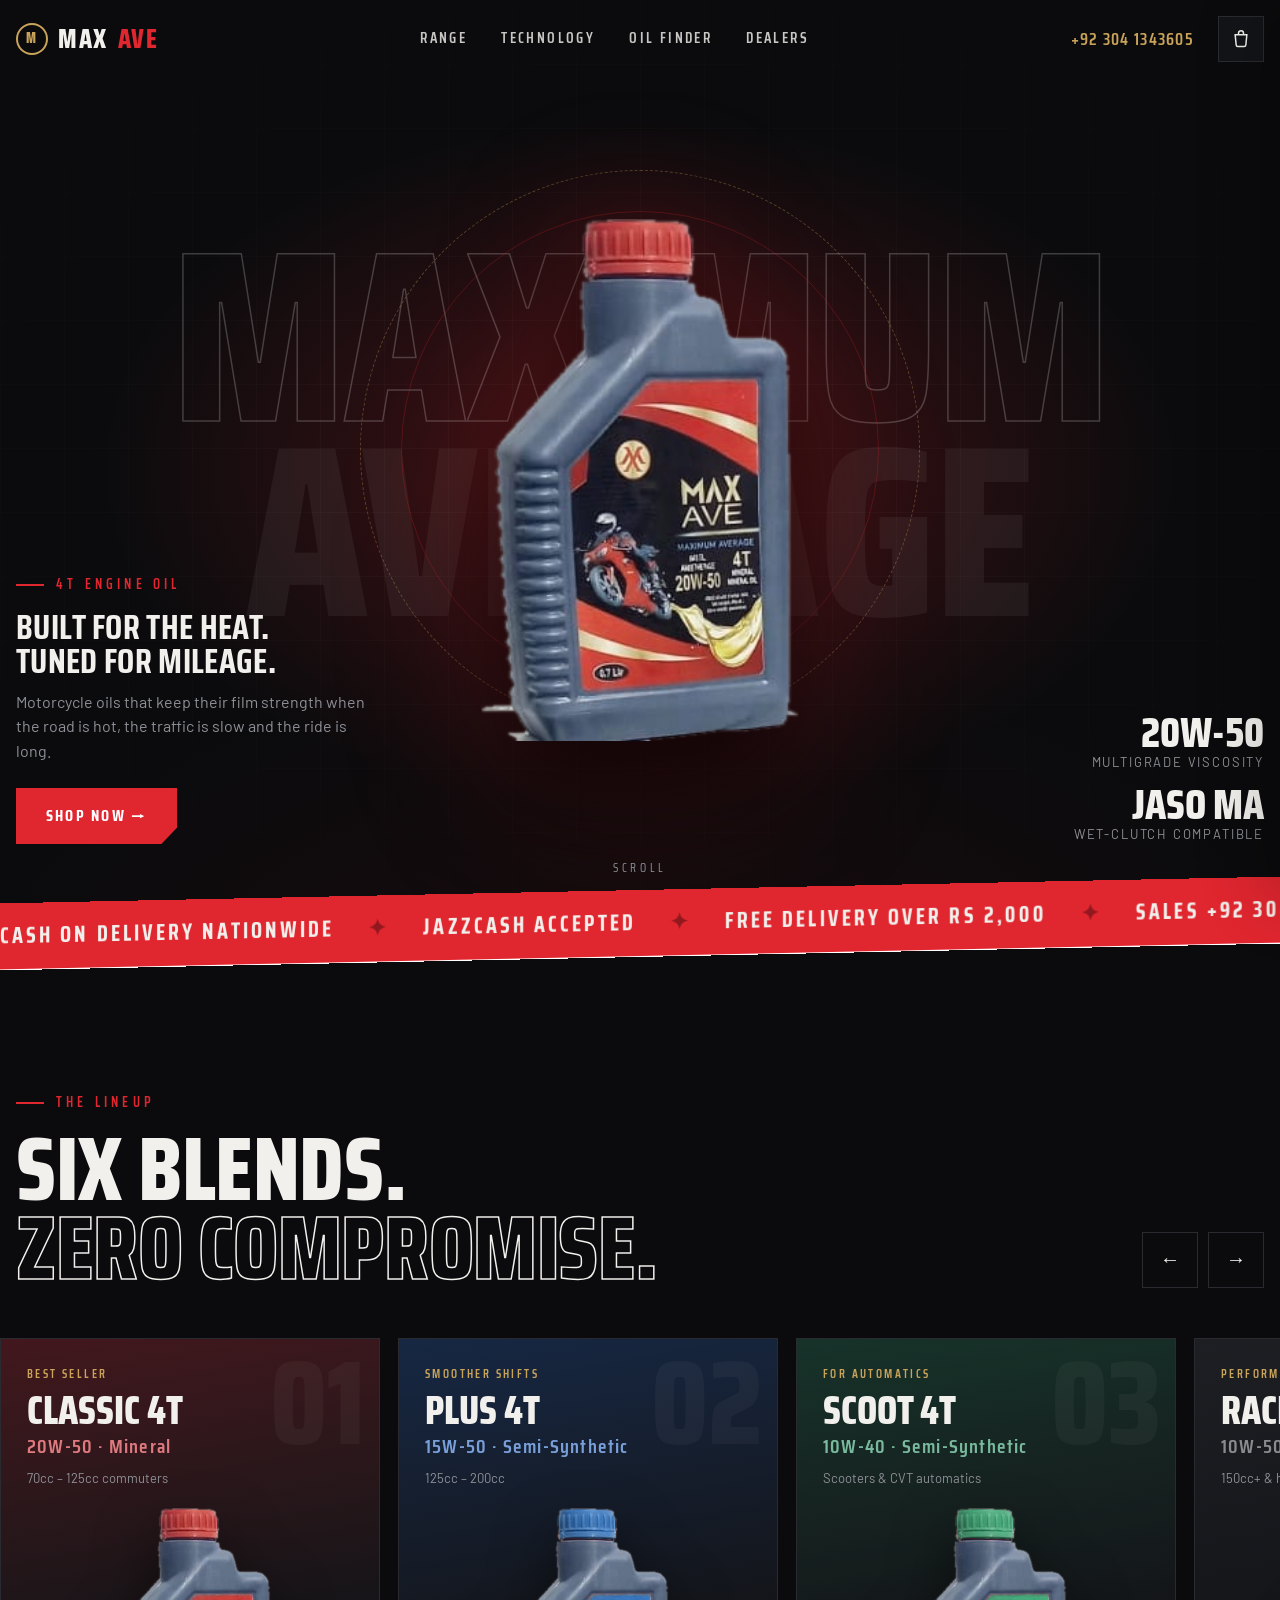
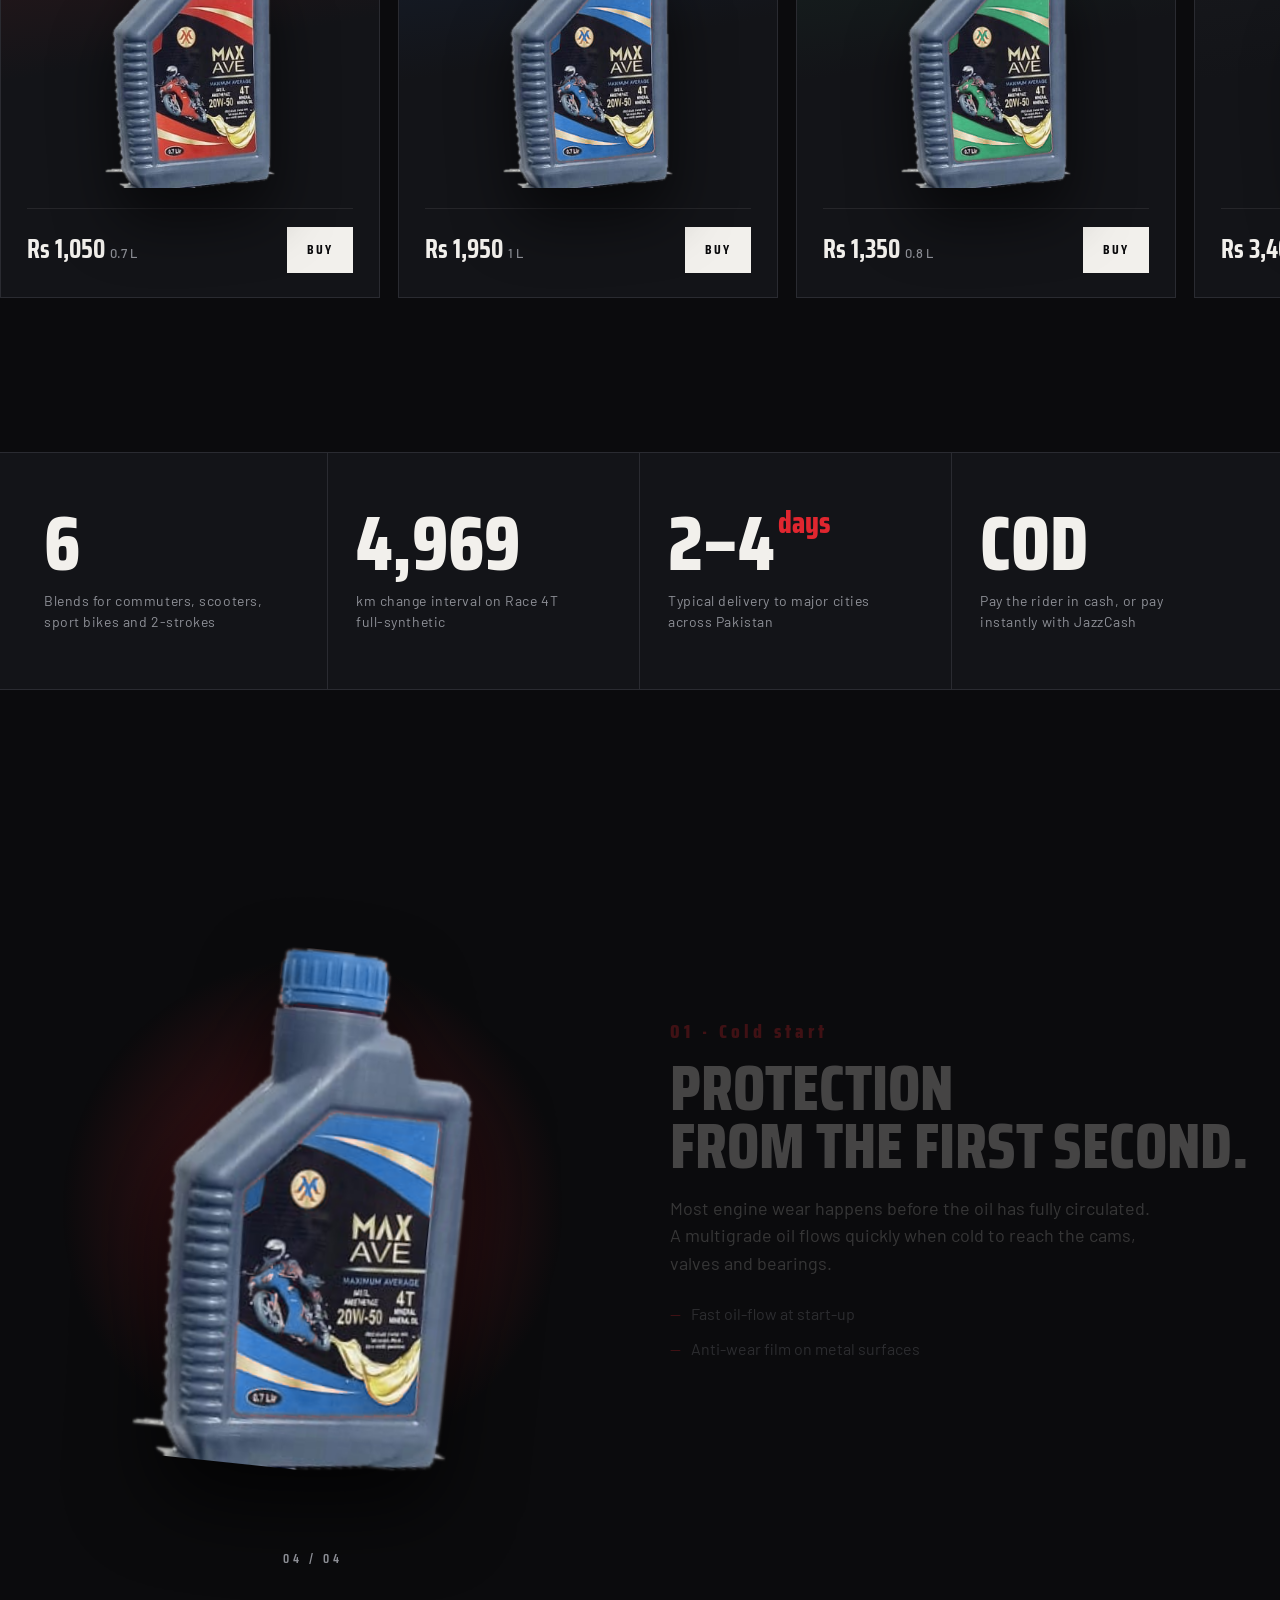
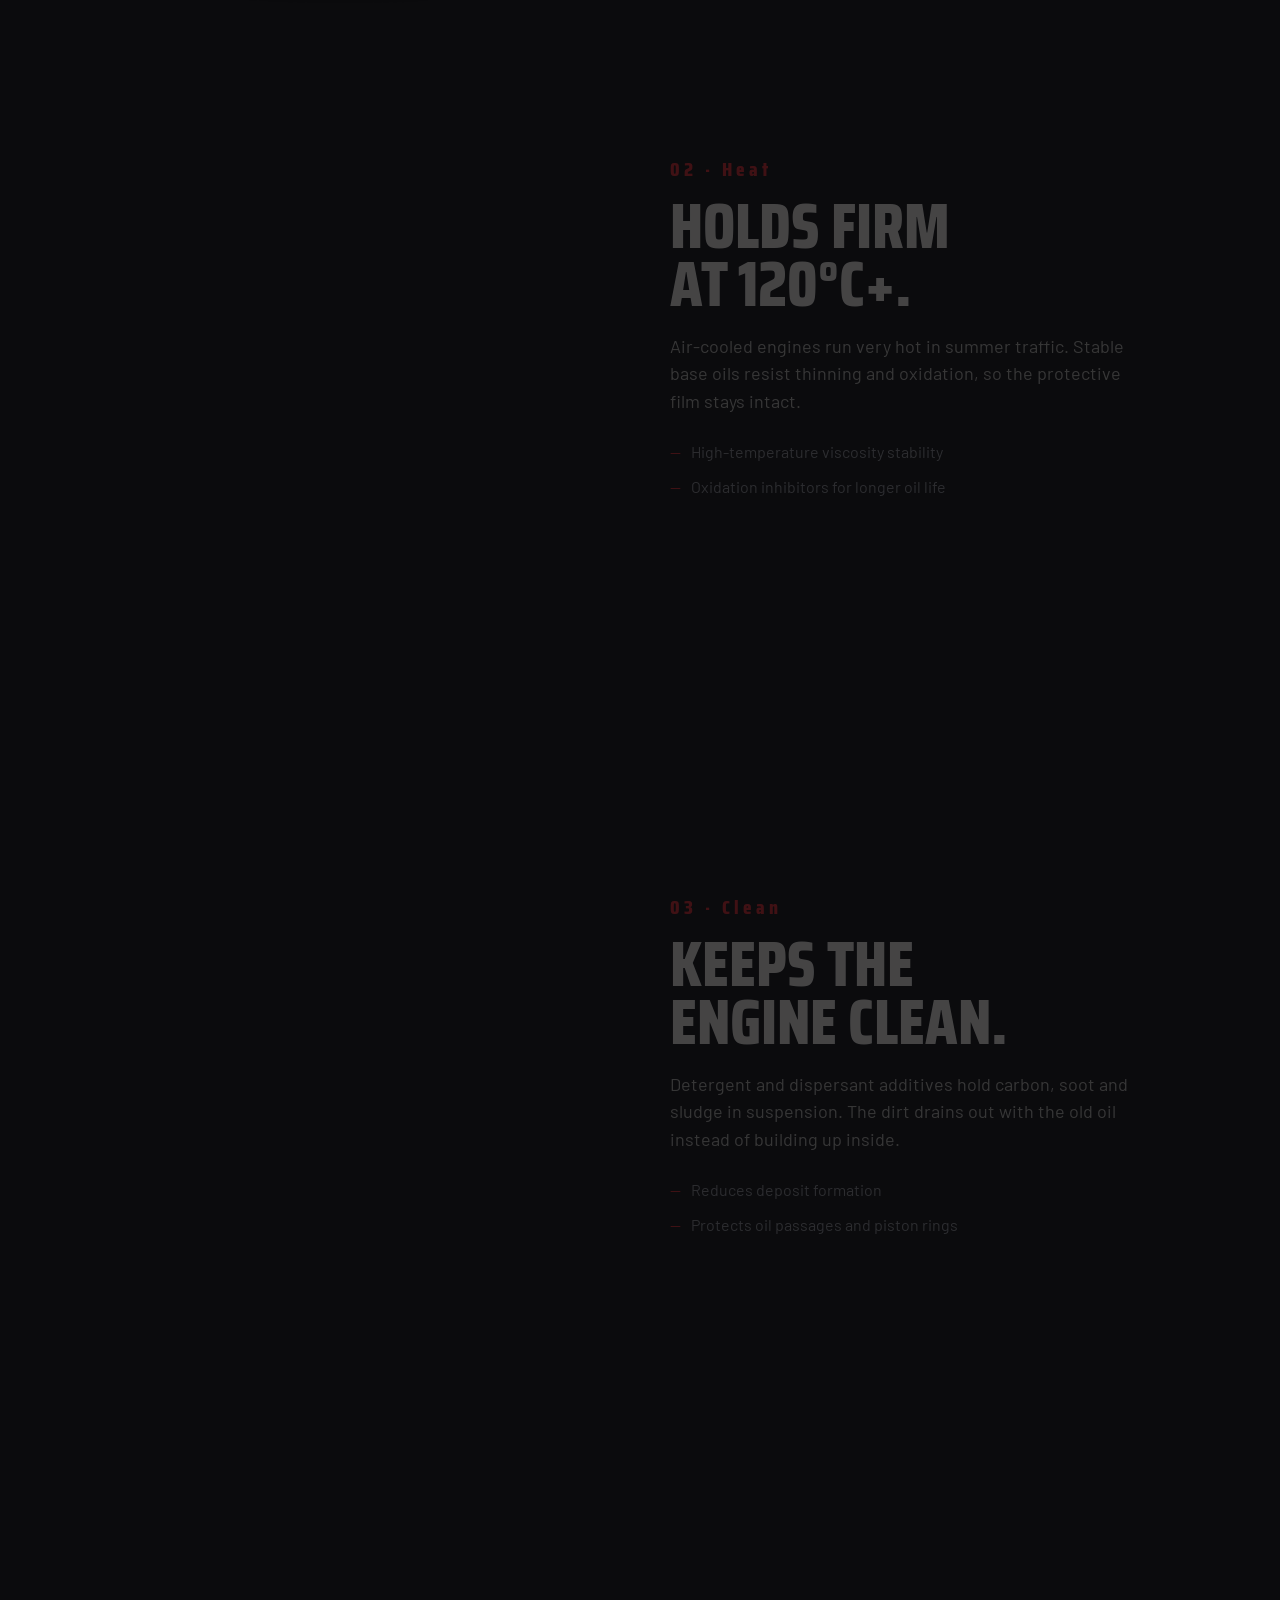
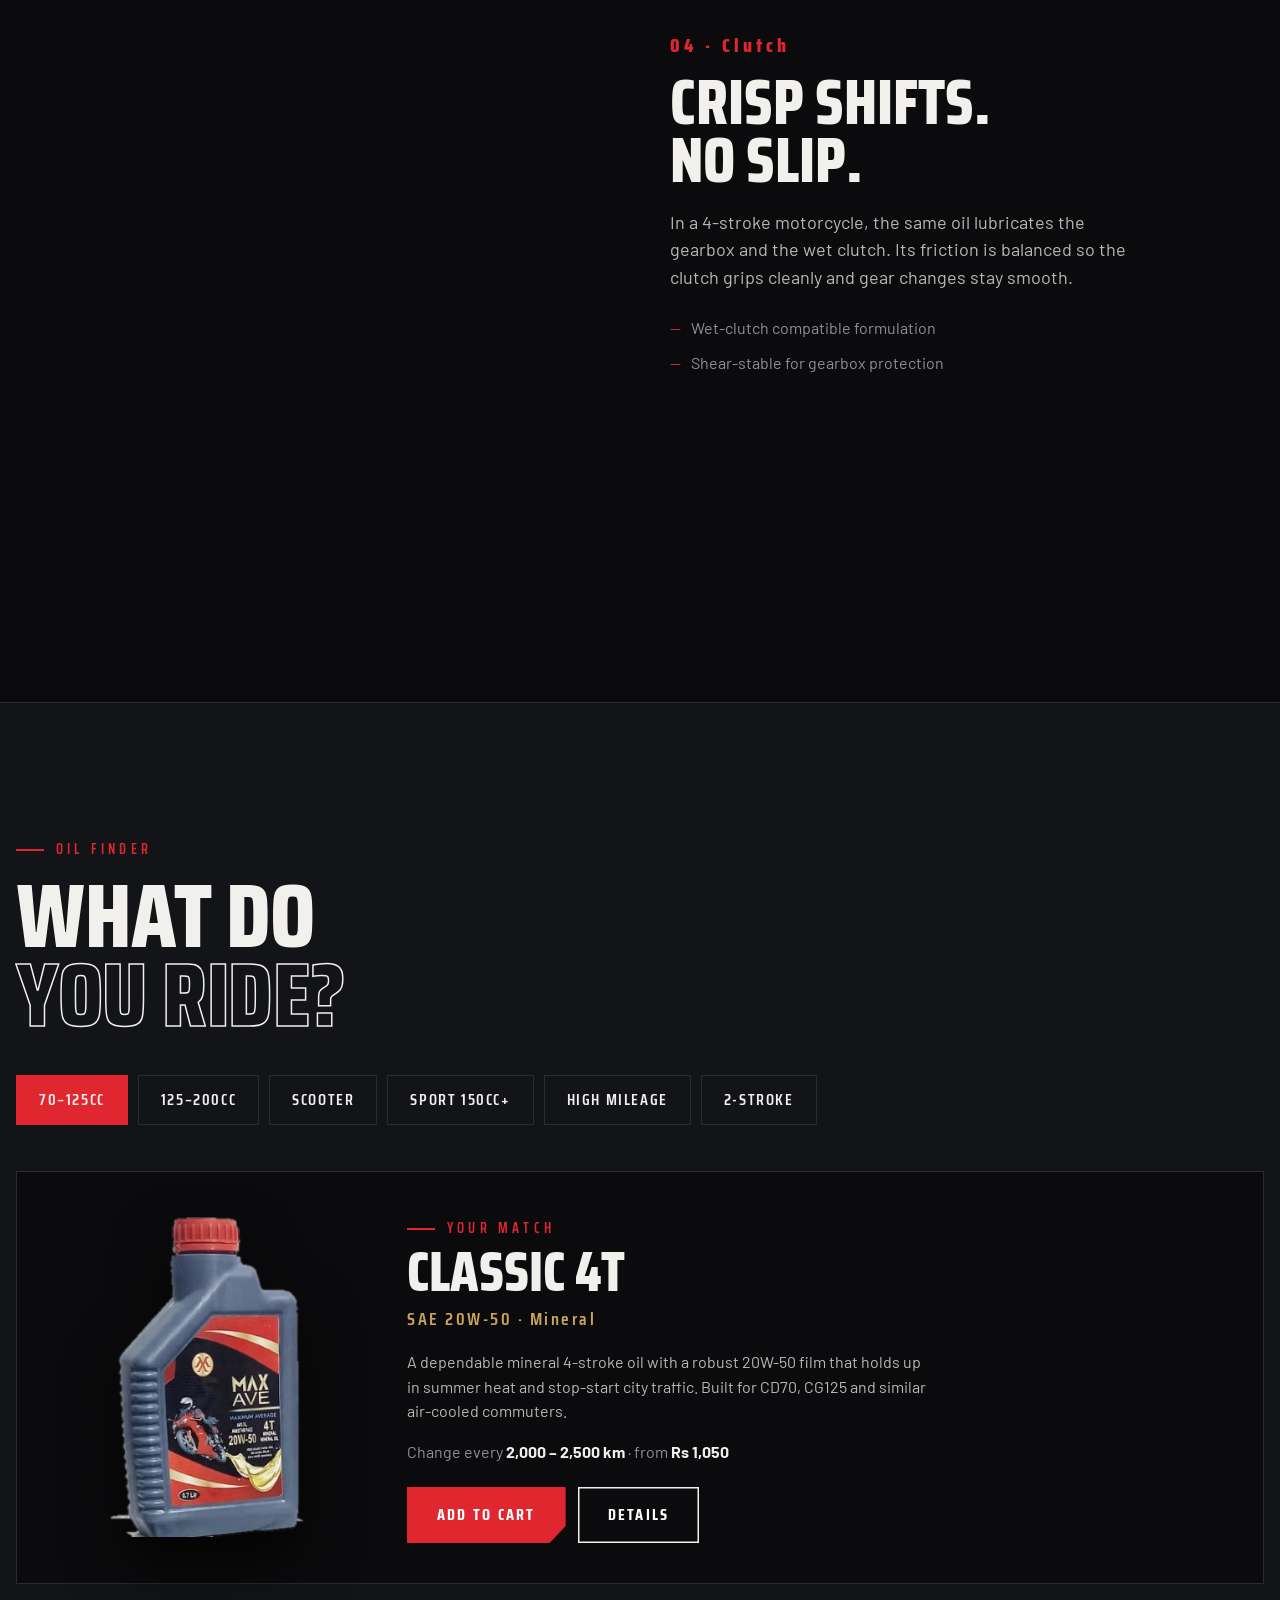
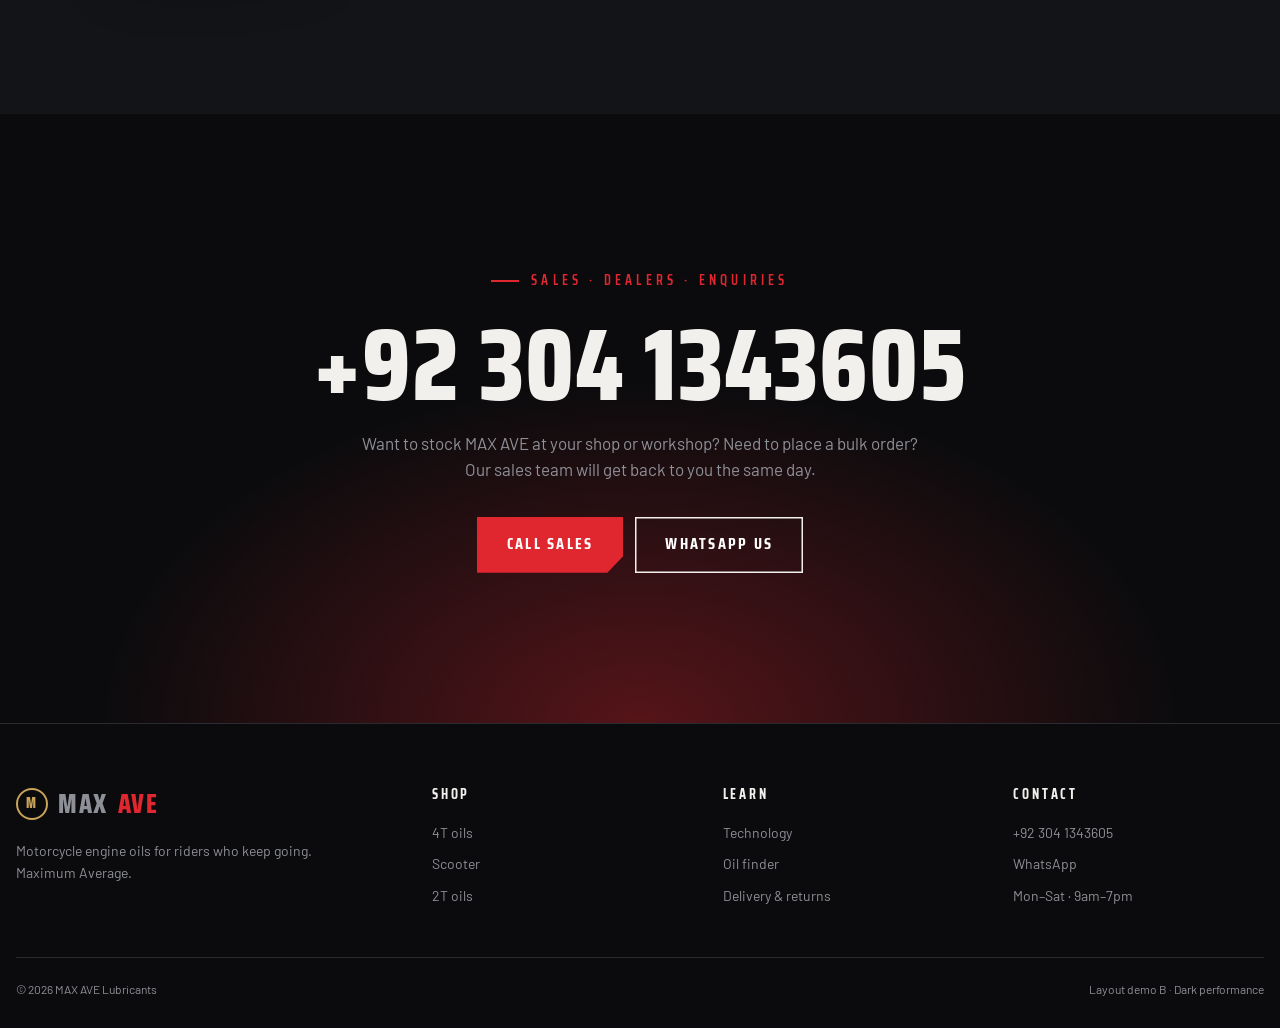
<file: demos/b-performance.html>
<!doctype html>
<html lang="en">
<head>
<meta charset="utf-8">
<meta name="viewport" content="width=device-width, initial-scale=1">
<title>MAX AVE · Maximum Average</title>
<meta name="description" content="MAX AVE motorcycle engine oils, engineered for performance. Order with Cash on Delivery or JazzCash.">
<link rel="preconnect" href="https://fonts.googleapis.com">
<link rel="preconnect" href="https://fonts.gstatic.com" crossorigin>
<link href="https://fonts.googleapis.com/css2?family=Saira+Condensed:wght@500;600;700;800&family=Barlow:wght@400;500;600&display=swap" rel="stylesheet">
<link rel="stylesheet" href="shared/shop.css">
<style>
:root {
  --bg: #0b0b0d;
  --bg-2: #131418;
  --bg-3: #1b1c21;
  --fg: #f2f0ec;
  --mute: #8e9097;
  --line: #2a2b31;
  --red: #e0262f;
  --gold: #c9a35a;
  --disp: "Saira Condensed", Impact, sans-serif;
  --body: "Barlow", system-ui, sans-serif;

  --ck-bg: #141519; --ck-surface: #1d1e23; --ck-fg: var(--fg); --ck-muted: var(--mute); --ck-line: #2e2f36;
  --ck-accent: var(--red); --ck-accent-fg: #fff; --ck-radius: 3px; --ck-font: var(--body); --ck-display: var(--disp);
}
* { box-sizing: border-box; }
html { scroll-behavior: smooth; }
body { margin: 0; background: var(--bg); color: var(--fg); font-family: var(--body); font-size: 16px; line-height: 1.55; -webkit-font-smoothing: antialiased; overflow-x: hidden; }
img { max-width: 100%; display: block; }
a { color: inherit; text-decoration: none; }
.wrap { width: min(1320px, 100% - 32px); margin-inline: auto; }
.kick { font-family: var(--disp); font-weight: 600; font-size: 14px; letter-spacing: .3em; text-transform: uppercase; color: var(--red); display: inline-flex; align-items: center; gap: 12px; }
.kick::before { content: ""; width: 28px; height: 2px; background: currentColor; }
h2.big { font-family: var(--disp); font-weight: 800; text-transform: uppercase; font-size: clamp(48px, 7vw, 108px); line-height: .88; margin: 16px 0 0; letter-spacing: -.005em; }
h2.big span { color: transparent; -webkit-text-stroke: 1.5px var(--fg); }
.btn { display: inline-flex; align-items: center; gap: 14px; height: 56px; padding: 0 30px; font-family: var(--disp); font-weight: 700; font-size: 16px; letter-spacing: .14em; text-transform: uppercase; background: var(--red); color: #fff; border: 0; cursor: pointer; clip-path: polygon(0 0, 100% 0, 100% 70%, calc(100% - 16px) 100%, 0 100%); transition: background .25s; }
.btn:hover { background: #ff3640; }
.btn.line { background: transparent; box-shadow: inset 0 0 0 1.5px var(--fg); clip-path: none; }
.btn.line:hover { background: var(--fg); color: var(--bg); }

/* nav */
header.nav { position: fixed; inset: 0 0 auto; z-index: 60; transition: background .3s, border-color .3s; border-bottom: 1px solid transparent; }
header.nav.solid { background: rgba(11,11,13,.86); backdrop-filter: blur(12px); border-color: var(--line); }
.nav .wrap { display: flex; align-items: center; justify-content: space-between; height: 78px; }
.logo { font-family: var(--disp); font-weight: 800; font-size: 26px; letter-spacing: .06em; display: flex; align-items: center; gap: 10px; }
.logo b { color: var(--red); font-weight: 800; }
.logo .badge { width: 32px; height: 32px; border: 2px solid var(--gold); border-radius: 50%; display: grid; place-items: center; font-size: 14px; color: var(--gold); }
.nav ul { display: flex; gap: 34px; list-style: none; margin: 0; padding: 0; font-family: var(--disp); font-weight: 600; font-size: 15px; letter-spacing: .16em; text-transform: uppercase; }
.nav ul a { color: #c8c7c4; transition: color .2s; }
.nav ul a:hover { color: #fff; }
.nav-r { display: flex; align-items: center; gap: 24px; font-family: var(--disp); font-weight: 600; letter-spacing: .08em; }
.nav-r .tel { color: var(--gold); font-size: 17px; }
.cart-btn { position: relative; width: 46px; height: 46px; border: 1.5px solid var(--line); background: var(--bg-2); color: var(--fg); cursor: pointer; display: grid; place-items: center; }
.cart-btn svg { width: 20px; height: 20px; }
.cart-btn i { position: absolute; top: -7px; right: -7px; min-width: 20px; height: 20px; border-radius: 10px; background: var(--red); color: #fff; font: 700 11px var(--body); font-style: normal; display: grid; place-items: center; padding: 0 5px; }
.cart-btn i[data-empty] { display: none; }

/* hero */
.hero { position: relative; min-height: 100vh; min-height: 100svh; display: grid; place-items: center; overflow: hidden; padding: 120px 0 60px;
  background: radial-gradient(60% 55% at 50% 52%, rgba(224,38,47,.28), transparent 70%), radial-gradient(90% 80% at 50% 120%, #1a0b0d, transparent 60%), var(--bg); }
.hero::after { content: ""; position: absolute; inset: 0; background-image: linear-gradient(rgba(255,255,255,.035) 1px, transparent 1px), linear-gradient(90deg, rgba(255,255,255,.035) 1px, transparent 1px); background-size: 64px 64px; mask-image: radial-gradient(70% 60% at 50% 50%, #000, transparent); pointer-events: none; }
.hero-word { position: absolute; top: 50%; left: 50%; transform: translate(-50%, -54%); text-align: center; font-family: var(--disp); font-weight: 800; text-transform: uppercase; line-height: .8; font-size: clamp(90px, 19vw, 300px); letter-spacing: -.01em; white-space: nowrap; pointer-events: none; user-select: none; }
.hero-word span { display: block; }
.hero-word .o { color: transparent; -webkit-text-stroke: 1.5px rgba(242,240,236,.22); }
.hero-word .f { color: rgba(242,240,236,.06); }
.ring { position: absolute; width: min(560px, 80vw); aspect-ratio: 1; border-radius: 50%; border: 1px dashed rgba(201,163,90,.35); animation: spin 60s linear infinite; }
.ring::before { content: ""; position: absolute; inset: 40px; border-radius: 50%; border: 1px solid rgba(224,38,47,.25); }
@keyframes spin { to { transform: rotate(360deg); } }
.hero-bottle { position: relative; z-index: 2; height: min(560px, 58vh); width: auto; filter: drop-shadow(0 50px 50px rgba(0,0,0,.75)) drop-shadow(0 0 60px rgba(224,38,47,.25)); transition: transform .2s ease-out; }
.hero-l, .hero-r { position: absolute; z-index: 3; bottom: 56px; max-width: 360px; }
.hero-l { left: max(16px, calc((100vw - 1320px) / 2)); }
.hero-r { right: max(16px, calc((100vw - 1320px) / 2)); text-align: right; }
.hero-l h1 { font-family: var(--disp); font-weight: 700; font-size: 34px; line-height: 1; text-transform: uppercase; margin: 14px 0 12px; letter-spacing: .01em; }
.hero-l p { color: var(--mute); margin: 0 0 24px; }
.hero-r dl { margin: 0; display: grid; gap: 14px; }
.hero-r dt { font-family: var(--disp); font-weight: 800; font-size: 42px; line-height: .9; }
.hero-r dd { margin: 0; color: var(--mute); font-size: 13px; letter-spacing: .14em; text-transform: uppercase; }
.scroll-cue { position: absolute; bottom: 22px; left: 50%; transform: translateX(-50%); z-index: 3; font-family: var(--disp); font-size: 12px; letter-spacing: .3em; color: var(--mute); }

/* ticker */
.ticker { background: var(--red); overflow: hidden; transform: skewY(-1.2deg); margin: -10px 0 0; position: relative; z-index: 4; }
.ticker-track { display: flex; width: max-content; animation: tick 32s linear infinite; }
.ticker span { font-family: var(--disp); font-weight: 700; font-size: 22px; letter-spacing: .14em; text-transform: uppercase; padding: 16px 0; white-space: nowrap; }
.ticker span::after { content: "✦"; margin: 0 34px; color: rgba(0,0,0,.35); }
@keyframes tick { to { transform: translateX(-50%); } }

section.block { padding: 130px 0; position: relative; }

/* rail */
.rail-head { display: flex; justify-content: space-between; align-items: end; gap: 30px; margin-bottom: 50px; }
.rail-ctl { display: flex; gap: 10px; }
.rail-ctl button { width: 56px; height: 56px; border: 1.5px solid var(--line); background: transparent; color: var(--fg); font-size: 20px; cursor: pointer; transition: border-color .2s, background .2s; }
.rail-ctl button:hover { border-color: var(--red); background: var(--red); }
.rail { display: grid; grid-auto-flow: column; grid-auto-columns: min(380px, 82vw); gap: 18px; overflow-x: auto; scroll-snap-type: x mandatory; padding: 0 max(16px, calc((100vw - 1320px) / 2)) 24px; scrollbar-width: none; }
.rail::-webkit-scrollbar { display: none; }
.pcard { scroll-snap-align: start; position: relative; background: linear-gradient(170deg, color-mix(in srgb, var(--sw) 26%, var(--bg-2)) 0%, var(--bg-2) 55%); border: 1px solid var(--line); padding: 26px 26px 24px; display: flex; flex-direction: column; min-height: 560px; overflow: hidden; transition: border-color .3s, transform .4s; }
.pcard:hover { border-color: color-mix(in srgb, var(--sw) 70%, #fff); transform: translateY(-6px); }
.pcard .no { font-family: var(--disp); font-weight: 800; font-size: 120px; line-height: .8; position: absolute; right: 14px; top: 16px; color: rgba(255,255,255,.04); }
.pcard .tg { font-family: var(--disp); font-weight: 600; letter-spacing: .2em; text-transform: uppercase; font-size: 12px; color: var(--gold); }
.pcard h3 { font-family: var(--disp); font-weight: 800; text-transform: uppercase; font-size: 40px; line-height: .9; margin: 10px 0 2px; }
.pcard .gr { font-family: var(--disp); font-weight: 600; font-size: 20px; color: color-mix(in srgb, var(--sw) 60%, #fff); letter-spacing: .06em; }
.pcard .im { flex: 1; display: grid; place-items: center; cursor: pointer; padding: 10px 0; }
.pcard .im img { height: 280px; width: auto; filter: drop-shadow(0 30px 30px rgba(0,0,0,.6)); transition: transform .5s cubic-bezier(.2,.7,.2,1); }
.pcard:hover .im img { transform: scale(1.05) rotate(-3deg); }
.pcard .ft { display: flex; justify-content: space-between; align-items: center; gap: 12px; border-top: 1px solid rgba(255,255,255,.08); padding-top: 18px; }
.pcard .pr { font-family: var(--disp); font-weight: 700; font-size: 26px; }
.pcard .pr small { font-family: var(--body); font-weight: 500; color: var(--mute); font-size: 13px; }
.pcard .add { height: 46px; padding: 0 20px; border: 0; background: var(--fg); color: var(--bg); font-family: var(--disp); font-weight: 700; letter-spacing: .14em; text-transform: uppercase; cursor: pointer; transition: background .2s, color .2s; }
.pcard .add:hover { background: var(--red); color: #fff; }
.pcard .fits { color: var(--mute); font-size: 13px; margin-top: 6px; }

/* stats */
.stats { border-top: 1px solid var(--line); border-bottom: 1px solid var(--line); background: var(--bg-2); }
.stats .wrap { display: grid; grid-template-columns: repeat(4, 1fr); }
.stat { padding: 56px 28px; border-right: 1px solid var(--line); }
.stat:last-child { border-right: 0; }
.stat b { display: block; font-family: var(--disp); font-weight: 800; font-size: clamp(56px, 6vw, 88px); line-height: .9; }
.stat b sup { font-size: .4em; color: var(--red); vertical-align: top; margin-left: 4px; }
.stat span { display: block; margin-top: 12px; color: var(--mute); font-size: 14px; letter-spacing: .04em; max-width: 220px; }

/* sticky story */
.story { display: grid; grid-template-columns: 1fr 1fr; gap: 60px; }
.story-pin { position: sticky; top: 90px; height: calc(100vh - 120px); display: grid; place-items: center; }
.story-pin .disc { position: absolute; width: 78%; aspect-ratio: 1; border-radius: 50%; background: radial-gradient(circle, rgba(224,38,47,.35), transparent 65%); transition: transform .6s; }
.story-pin img { position: relative; height: min(520px, 64vh); width: auto; filter: drop-shadow(0 40px 40px rgba(0,0,0,.7)); transition: transform .8s cubic-bezier(.2,.7,.2,1); }
.story-pin .lbl { position: absolute; bottom: 4%; left: 0; right: 0; text-align: center; font-family: var(--disp); font-weight: 600; letter-spacing: .3em; color: var(--mute); font-size: 13px; }
.chap { min-height: 82vh; display: flex; flex-direction: column; justify-content: center; opacity: .25; transition: opacity .5s; }
.chap.on { opacity: 1; }
.chap .n { font-family: var(--disp); font-weight: 800; font-size: 20px; color: var(--red); letter-spacing: .2em; }
.chap h3 { font-family: var(--disp); font-weight: 800; text-transform: uppercase; font-size: clamp(44px, 5vw, 76px); line-height: .9; margin: 12px 0 20px; }
.chap p { color: #b9b8b4; font-size: 18px; max-width: 480px; margin: 0; }
.chap ul { margin: 24px 0 0; padding: 0; list-style: none; display: grid; gap: 10px; color: var(--mute); }
.chap li::before { content: "—"; color: var(--red); margin-right: 10px; }

/* finder chips */
.finder { background: var(--bg-2); border-top: 1px solid var(--line); }
.chips { display: flex; flex-wrap: wrap; gap: 10px; margin: 40px 0 46px; }
.chip { height: 50px; padding: 0 22px; border: 1.5px solid var(--line); background: transparent; color: var(--fg); font-family: var(--disp); font-weight: 600; font-size: 16px; letter-spacing: .1em; text-transform: uppercase; cursor: pointer; transition: all .2s; }
.chip:hover { border-color: var(--fg); }
.chip.on { background: var(--red); border-color: var(--red); }
.match { display: grid; grid-template-columns: 300px 1fr; gap: 50px; align-items: center; padding: 40px; border: 1px solid var(--line); background: var(--bg); }
.match img { height: 320px; width: auto; justify-self: center; filter: drop-shadow(0 30px 30px rgba(0,0,0,.7)); }
.match h3 { font-family: var(--disp); font-weight: 800; text-transform: uppercase; font-size: 56px; line-height: .9; margin: 8px 0; }
.match .g { font-family: var(--disp); color: var(--gold); font-weight: 600; letter-spacing: .14em; font-size: 18px; }
.match p { color: #b9b8b4; max-width: 520px; }
.match .row { display: flex; gap: 12px; flex-wrap: wrap; margin-top: 22px; }

/* cta */
.cta { position: relative; overflow: hidden; text-align: center; padding: 150px 0; background: radial-gradient(60% 80% at 50% 100%, rgba(224,38,47,.35), transparent 70%), var(--bg); }
.cta .phone { display: inline-block; font-family: var(--disp); font-weight: 800; font-size: clamp(48px, 8vw, 120px); line-height: 1; margin: 22px 0 14px; letter-spacing: .01em; transition: color .2s; }
.cta .phone:hover { color: var(--red); }
.cta p { color: var(--mute); max-width: 560px; margin: 0 auto 34px; font-size: 17px; }
.cta .row { display: flex; gap: 12px; justify-content: center; flex-wrap: wrap; }

footer { border-top: 1px solid var(--line); padding: 60px 0 30px; color: var(--mute); font-size: 14px; }
.foot { display: grid; grid-template-columns: 1.5fr 1fr 1fr 1fr; gap: 40px; }
footer h5 { font-family: var(--disp); color: var(--fg); font-weight: 700; letter-spacing: .2em; text-transform: uppercase; font-size: 14px; margin: 0 0 16px; }
footer ul { list-style: none; margin: 0; padding: 0; display: grid; gap: 10px; }
footer a:hover { color: var(--fg); }
.legal { margin-top: 50px; padding-top: 22px; border-top: 1px solid var(--line); display: flex; justify-content: space-between; gap: 20px; flex-wrap: wrap; font-size: 12px; }

.rv { opacity: 0; transform: translateY(30px); transition: opacity .8s, transform .8s cubic-bezier(.2,.7,.2,1); }
.rv.in { opacity: 1; transform: none; }

@media (max-width: 1000px) {
  .nav ul { display: none; }
  .hero-l, .hero-r { position: relative; inset: auto; text-align: left; max-width: none; }
  .hero { display: flex; flex-direction: column; justify-content: center; gap: 30px; padding-bottom: 80px; }
  .hero-r { display: none; }
  .hero-bottle { height: 46vh; }
  .stats .wrap { grid-template-columns: 1fr 1fr; }
  .stat:nth-child(2) { border-right: 0; }
  .stat:nth-child(-n+2) { border-bottom: 1px solid var(--line); }
  .story { grid-template-columns: 1fr; }
  .story-pin { position: relative; top: 0; height: 60vh; }
  .chap { min-height: auto; padding: 50px 0; opacity: 1; }
  .match { grid-template-columns: 1fr; text-align: left; }
  .foot { grid-template-columns: 1fr 1fr; }
  .rail-head { flex-direction: column; align-items: flex-start; }
}
@media (max-width: 640px) {
  .nav-r .tel { display: none; }
  section.block { padding: 90px 0; }
  .hero-l h1 { font-size: 28px; }
  .stat { padding: 36px 18px; }
  .match { padding: 24px; }
  .match img { height: 240px; }
  .match h3 { font-size: 42px; }
  .foot { grid-template-columns: 1fr; }
  .pcard { min-height: 500px; }
  .pcard .im img { height: 240px; }
}
@media (prefers-reduced-motion: reduce) { .ring, .ticker-track { animation: none; } }
</style>
</head>
<body>

<header class="nav" id="nav"><div class="wrap">
  <a href="#" class="logo" aria-label="MAX AVE home"><span class="badge">M</span>MAX<b>AVE</b></a>
  <ul>
    <li><a href="#range">Range</a></li>
    <li><a href="#tech">Technology</a></li>
    <li><a href="#finder">Oil Finder</a></li>
    <li><a href="#sales">Dealers</a></li>
  </ul>
  <div class="nav-r">
    <a class="tel" href="tel:+923041343605">+92 304 1343605</a>
    <button class="cart-btn" data-cart aria-label="Open cart">
      <svg viewBox="0 0 24 24" fill="none" stroke="currentColor" stroke-width="1.8"><path d="M5 7h14l-1.2 12.2a2 2 0 0 1-2 1.8H8.2a2 2 0 0 1-2-1.8L5 7Z"/><path d="M9 7V5a3 3 0 0 1 6 0v2"/></svg>
      <i data-cart-count>0</i>
    </button>
  </div>
</div></header>

<section class="hero" id="top">
  <div class="hero-word" aria-hidden="true"><span class="o">Maximum</span><span class="f">Average</span></div>
  <div class="ring" aria-hidden="true"></div>
  <img class="hero-bottle" id="hb" src="../assets/bottles/front-red.png" alt="MAX AVE 4T 20W-50 engine oil bottle">
  <div class="hero-l">
    <span class="kick">4T Engine Oil</span>
    <h1>Built for the heat.<br>Tuned for mileage.</h1>
    <p>Motorcycle oils that keep their film strength when the road is hot, the traffic is slow and the ride is long.</p>
    <a href="#range" class="btn">Shop now →</a>
  </div>
  <div class="hero-r">
    <dl>
      <div><dt>20W-50</dt><dd>Multigrade viscosity</dd></div>
      <div><dt>JASO MA</dt><dd>Wet-clutch compatible</dd></div>
    </dl>
  </div>
  <div class="scroll-cue">SCROLL</div>
</section>

<div class="ticker" aria-hidden="true"><div class="ticker-track" id="tt"></div></div>

<section class="block" id="range">
  <div class="wrap rail-head">
    <div><span class="kick">The Lineup</span><h2 class="big">Six blends.<br><span>Zero compromise.</span></h2></div>
    <div class="rail-ctl"><button id="rp" aria-label="Previous">←</button><button id="rn" aria-label="Next">→</button></div>
  </div>
  <div class="rail" id="rail"></div>
</section>

<section class="stats"><div class="wrap">
  <div class="stat rv"><b data-count="6">0</b><span>Blends for commuters, scooters, sport bikes and 2-strokes</span></div>
  <div class="stat rv"><b data-count="5000">0</b><span>km change interval on Race 4T full-synthetic</span></div>
  <div class="stat rv"><b>2–4<sup>days</sup></b><span>Typical delivery to major cities across Pakistan</span></div>
  <div class="stat rv"><b>COD</b><span>Pay the rider in cash, or pay instantly with JazzCash</span></div>
</div></section>

<section class="block" id="tech"><div class="wrap story">
  <div class="story-pin"><div class="disc" id="disc"></div><img id="storyImg" src="../assets/bottles/front-red.png" alt=""><div class="lbl" id="storyLbl">01 / 04</div></div>
  <div>
    <div class="chap on" data-c="0"><span class="n">01 · Cold start</span><h3>Protection<br>from the first second.</h3><p>Most engine wear happens before the oil has fully circulated. A multigrade oil flows quickly when cold to reach the cams, valves and bearings.</p><ul><li>Fast oil-flow at start-up</li><li>Anti-wear film on metal surfaces</li></ul></div>
    <div class="chap" data-c="1"><span class="n">02 · Heat</span><h3>Holds firm<br>at 120°C+.</h3><p>Air-cooled engines run very hot in summer traffic. Stable base oils resist thinning and oxidation, so the protective film stays intact.</p><ul><li>High-temperature viscosity stability</li><li>Oxidation inhibitors for longer oil life</li></ul></div>
    <div class="chap" data-c="2"><span class="n">03 · Clean</span><h3>Keeps the<br>engine clean.</h3><p>Detergent and dispersant additives hold carbon, soot and sludge in suspension. The dirt drains out with the old oil instead of building up inside.</p><ul><li>Reduces deposit formation</li><li>Protects oil passages and piston rings</li></ul></div>
    <div class="chap" data-c="3"><span class="n">04 · Clutch</span><h3>Crisp shifts.<br>No slip.</h3><p>In a 4-stroke motorcycle, the same oil lubricates the gearbox and the wet clutch. Its friction is balanced so the clutch grips cleanly and gear changes stay smooth.</p><ul><li>Wet-clutch compatible formulation</li><li>Shear-stable for gearbox protection</li></ul></div>
  </div>
</div></section>

<section class="block finder" id="finder"><div class="wrap">
  <span class="kick">Oil Finder</span><h2 class="big">What do<br><span>you ride?</span></h2>
  <div class="chips" id="chips"></div>
  <div class="match" id="match"></div>
</div></section>

<section class="cta" id="sales"><div class="wrap">
  <span class="kick">Sales · Dealers · Enquiries</span><br>
  <a class="phone" href="tel:+923041343605">+92 304 1343605</a>
  <p>Want to stock MAX AVE at your shop or workshop? Need to place a bulk order? Our sales team will get back to you the same day.</p>
  <div class="row"><a class="btn" href="tel:+923041343605">Call sales</a><a class="btn line" href="https://wa.me/923041343605" target="_blank" rel="noopener">WhatsApp us</a></div>
</div></section>

<footer><div class="wrap">
  <div class="foot">
    <div><a href="#" class="logo"><span class="badge">M</span>MAX<b>AVE</b></a><p style="max-width:300px;margin-top:16px">Motorcycle engine oils for riders who keep going. Maximum Average.</p></div>
    <div><h5>Shop</h5><ul><li><a href="#range">4T oils</a></li><li><a href="#range">Scooter</a></li><li><a href="#range">2T oils</a></li></ul></div>
    <div><h5>Learn</h5><ul><li><a href="#tech">Technology</a></li><li><a href="#finder">Oil finder</a></li><li><a href="#">Delivery &amp; returns</a></li></ul></div>
    <div><h5>Contact</h5><ul><li><a href="tel:+923041343605">+92 304 1343605</a></li><li><a href="https://wa.me/923041343605">WhatsApp</a></li><li>Mon–Sat · 9am–7pm</li></ul></div>
  </div>
  <div class="legal"><span>© 2026 MAX AVE Lubricants</span><span>Layout demo B · Dark performance</span></div>
</div></footer>

<script src="shared/products.js"></script>
<script src="shared/shop.js"></script>
<script>
const D = window.MAXAVE;
const nav = document.getElementById("nav");
addEventListener("scroll", () => nav.classList.toggle("solid", scrollY > 40), { passive: true });

// ticker
const words = ["Cash on delivery nationwide", "JazzCash accepted", "Free delivery over Rs 2,000", "Sales +92 304 1343605", "Wet-clutch safe 4T", "Made for Pakistani roads"];
document.getElementById("tt").innerHTML = [...words, ...words].map(w => `<span>${w}</span>`).join("");

// hero parallax
const hb = document.getElementById("hb");
addEventListener("pointermove", e => {
  if (matchMedia("(pointer: coarse)").matches) return;
  const x = (e.clientX / innerWidth - .5), y = (e.clientY / innerHeight - .5);
  hb.style.transform = `perspective(900px) rotateY(${x * 14}deg) rotateX(${-y * 8}deg) translate(${x * 14}px, ${y * 10}px)`;
});

// rail
const rail = document.getElementById("rail");
rail.innerHTML = D.products.map((p, i) => `
  <article class="pcard" style="--sw:${p.swatch}">
    <span class="no">0${i + 1}</span>
    <span class="tg">${p.tag}</span>
    <h3>${p.name}</h3>
    <span class="gr">${p.grade} · ${p.base}</span>
    <div class="fits">${p.fits}</div>
    <div class="im" data-quick="${p.id}"><img src="${D.img(p)}" alt="MAX AVE ${p.name}" loading="lazy"></div>
    <div class="ft"><span class="pr">${D.rs(p.sizes[0].price)} <small>${p.sizes[0].label}</small></span><button class="add" data-quick="${p.id}">Buy</button></div>
  </article>`).join("");
const step = () => rail.querySelector(".pcard").offsetWidth + 18;
document.getElementById("rn").onclick = () => rail.scrollBy({ left: step(), behavior: "smooth" });
document.getElementById("rp").onclick = () => rail.scrollBy({ left: -step(), behavior: "smooth" });

// counters
const cio = new IntersectionObserver(es => es.forEach(e => {
  if (!e.isIntersecting) return; cio.unobserve(e.target);
  const el = e.target, end = +el.dataset.count, t0 = performance.now();
  const tick = t => { const k = Math.min(1, (t - t0) / 1400); el.textContent = Math.round(end * (1 - Math.pow(1 - k, 3))).toLocaleString(); if (k < 1) requestAnimationFrame(tick); };
  requestAnimationFrame(tick);
}), { threshold: .5 });
document.querySelectorAll("[data-count]").forEach(el => cio.observe(el));

// sticky story
const sImg = document.getElementById("storyImg"), lbl = document.getElementById("storyLbl"), disc = document.getElementById("disc");
const looks = [["front-red", "rotate(-6deg)"], ["back-red", "rotate(4deg) scale(1.04)"], ["front-graphite", "rotate(-2deg) scale(.97)"], ["front-blue", "rotate(6deg)"]];
const sio = new IntersectionObserver(es => es.forEach(e => {
  if (!e.isIntersecting) return;
  const c = +e.target.dataset.c;
  document.querySelectorAll(".chap").forEach(x => x.classList.toggle("on", x === e.target));
  sImg.src = `../assets/bottles/${looks[c][0]}.png`; sImg.style.transform = looks[c][1];
  disc.style.transform = `scale(${1 + c * .06})`;
  lbl.textContent = `0${c + 1} / 04`;
}), { rootMargin: "-45% 0px -45% 0px" });
document.querySelectorAll(".chap").forEach(el => sio.observe(el));

// finder
const bikes = [["classic", "70–125cc"], ["plus", "125–200cc"], ["scoot", "Scooter"], ["race", "Sport 150cc+"], ["tour", "High mileage"], ["twot", "2-Stroke"]];
const chips = document.getElementById("chips"), match = document.getElementById("match");
chips.innerHTML = bikes.map(([id, t], i) => `<button class="chip ${i ? "" : "on"}" data-f="${id}">${t}</button>`).join("");
const showM = id => { const p = D.find(id); match.innerHTML = `<img src="${D.img(p)}" alt=""><div><span class="kick">Your match</span><h3>${p.name}</h3><div class="g">SAE ${p.grade} · ${p.base}</div><p>${p.long}</p><p style="color:var(--mute)">Change every <b style="color:var(--fg)">${p.interval}</b> · from <b style="color:var(--fg)">${D.rs(p.sizes[0].price)}</b></p><div class="row"><button class="btn" data-add="${p.id}">Add to cart</button><button class="btn line" data-quick="${p.id}">Details</button></div></div>`; };
chips.onclick = e => { const b = e.target.closest(".chip"); if (!b) return; chips.querySelectorAll(".chip").forEach(x => x.classList.toggle("on", x === b)); showM(b.dataset.f); };
showM("classic");

// reveal
const io = new IntersectionObserver(es => es.forEach(e => { if (e.isIntersecting) { e.target.classList.add("in"); io.unobserve(e.target); } }), { threshold: .15 });
document.querySelectorAll(".rv").forEach(el => io.observe(el));
</script>
</body>
</html>
</file>
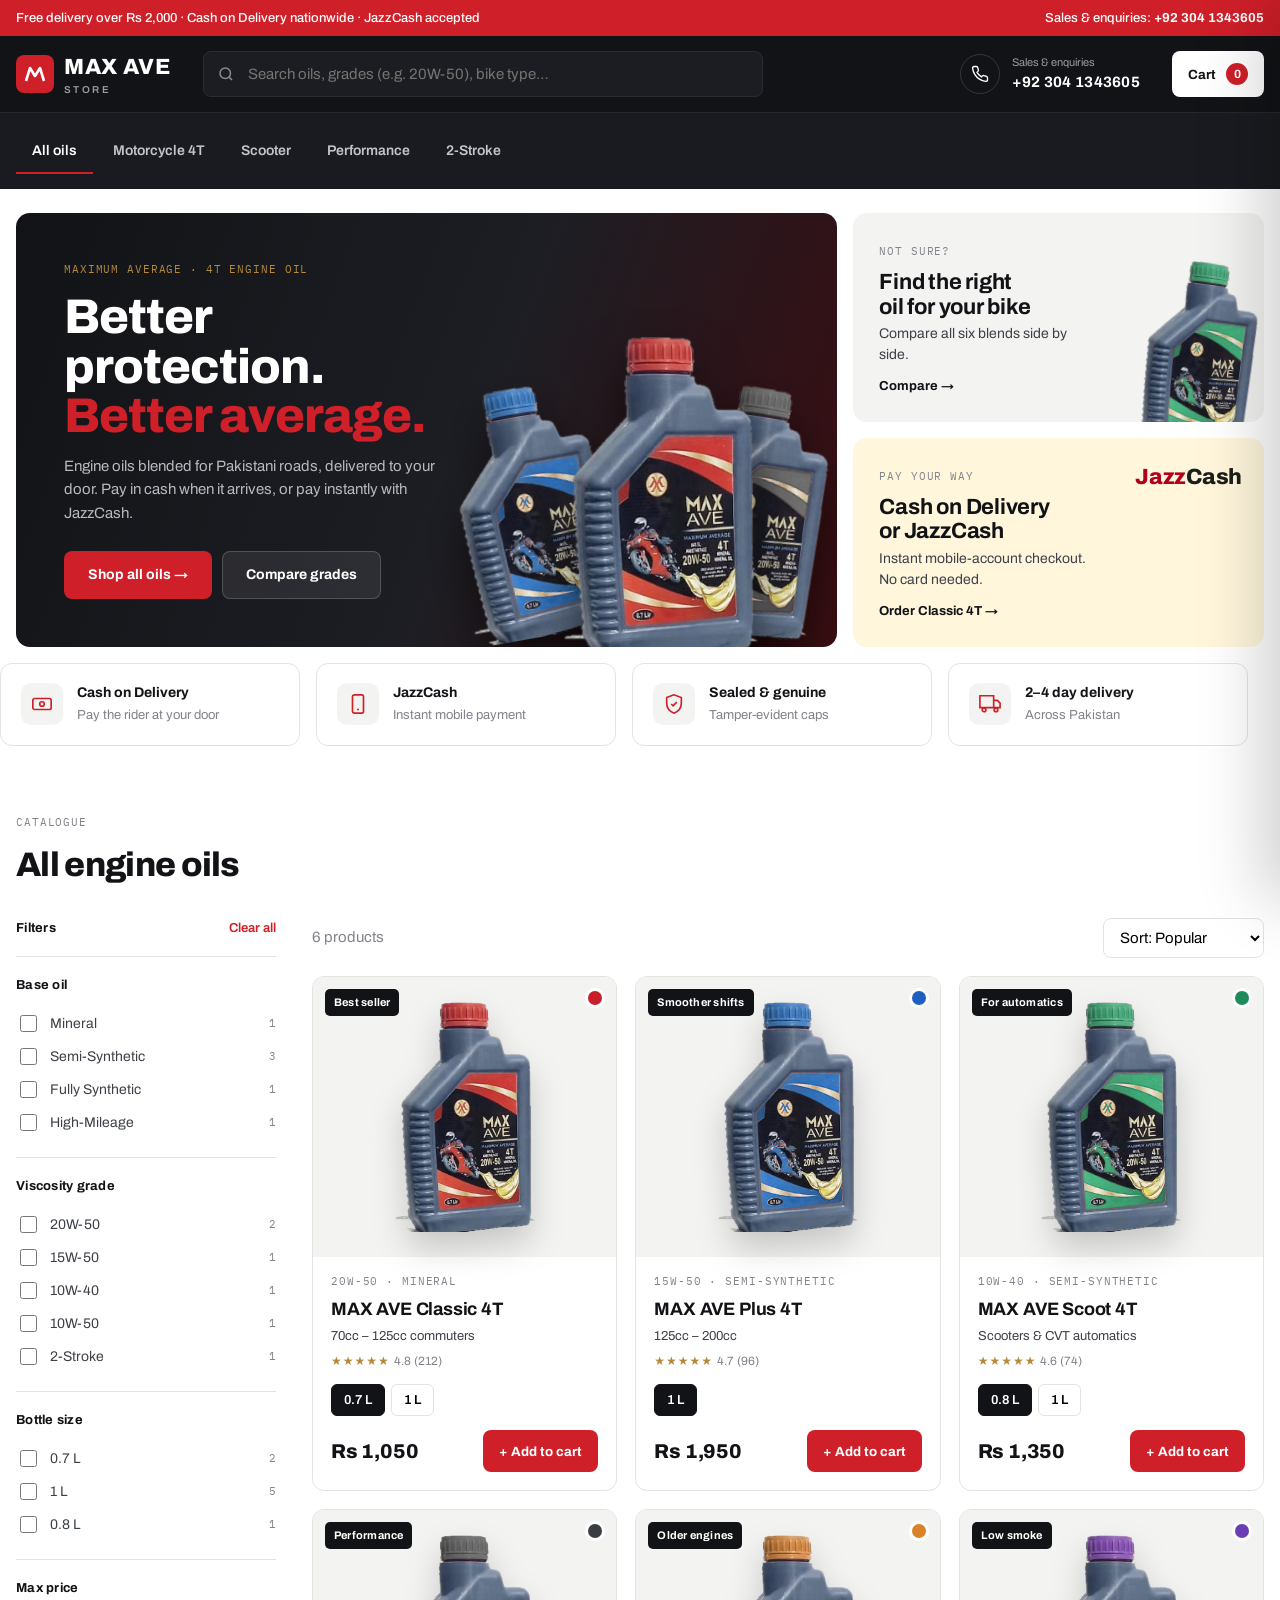
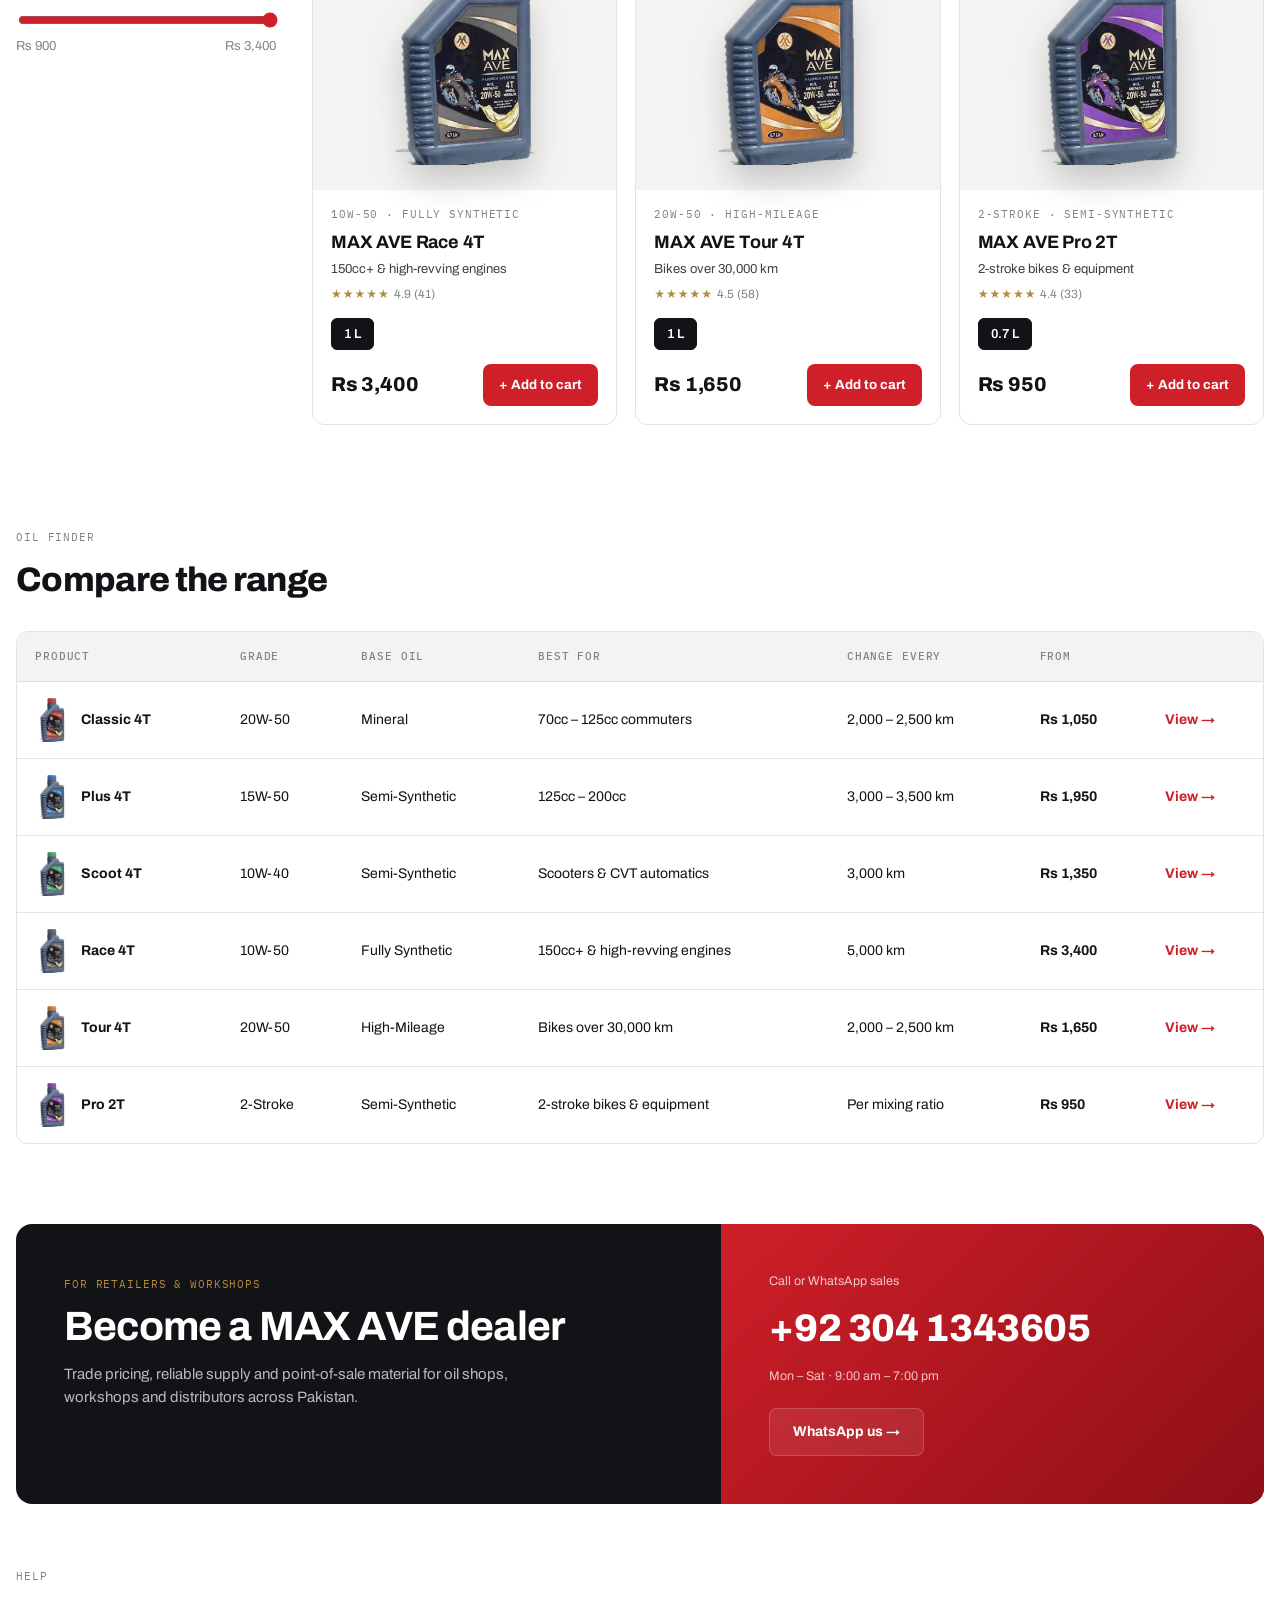
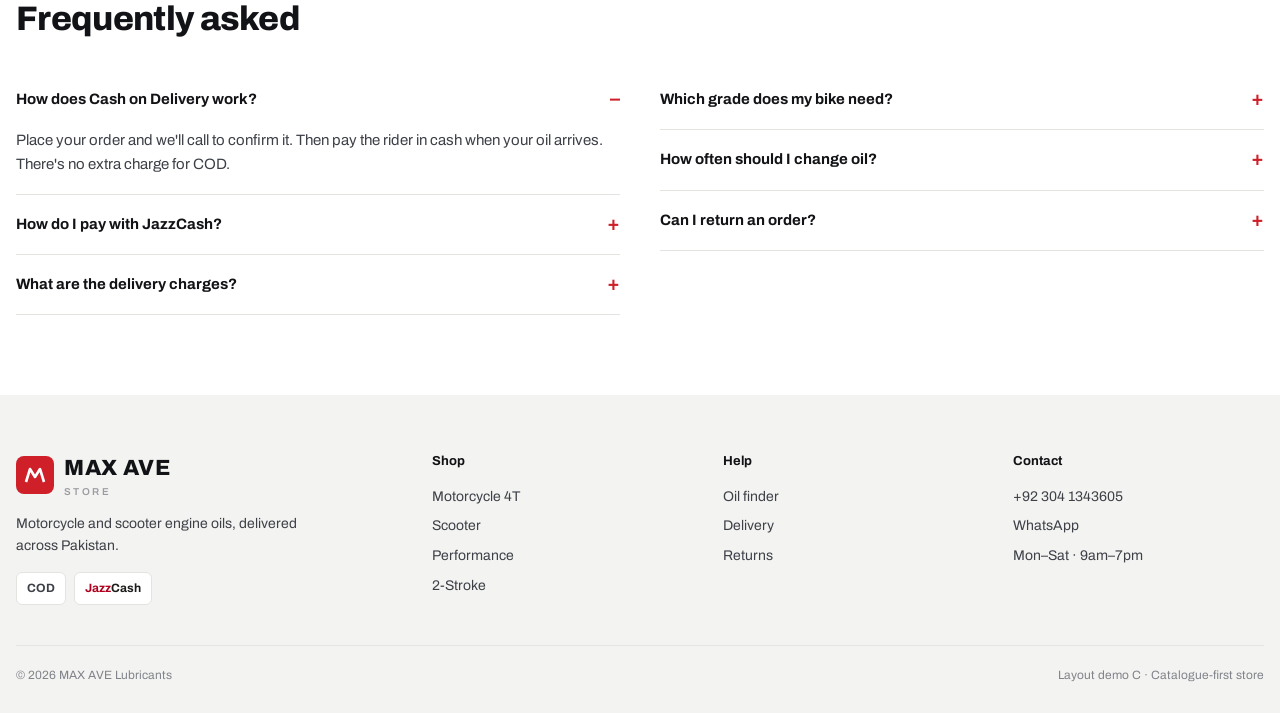
<file: demos/c-store.html>
<!doctype html>
<html lang="en">
<head>
<meta charset="utf-8">
<meta name="viewport" content="width=device-width, initial-scale=1">
<title>MAX AVE Store · Bike Engine Oil</title>
<meta name="description" content="Shop MAX AVE motorcycle and scooter engine oils online. Cash on Delivery and JazzCash.">
<link rel="preconnect" href="https://fonts.googleapis.com">
<link rel="preconnect" href="https://fonts.gstatic.com" crossorigin>
<link href="https://fonts.googleapis.com/css2?family=Archivo:wght@400;500;600;700;800&family=IBM+Plex+Mono:wght@500&display=swap" rel="stylesheet">
<link rel="stylesheet" href="shared/shop.css">
<style>
:root {
  --bg: #ffffff;
  --soft: #f3f3f1;
  --soft-2: #e9e9e6;
  --ink: #121316;
  --body: #3d4047;
  --mute: #80838a;
  --line: #e3e3df;
  --red: #cf1f29;
  --gold: #b48a3c;
  --font: "Archivo", system-ui, sans-serif;
  --mono: "IBM Plex Mono", ui-monospace, monospace;

  --ck-bg: #fff; --ck-surface: var(--soft); --ck-fg: var(--ink); --ck-muted: var(--mute); --ck-line: var(--line);
  --ck-accent: var(--red); --ck-accent-fg: #fff; --ck-radius: 8px; --ck-font: var(--font); --ck-display: var(--font);
}
* { box-sizing: border-box; }
html { scroll-behavior: smooth; }
body { margin: 0; background: var(--bg); color: var(--ink); font-family: var(--font); font-size: 15px; line-height: 1.55; -webkit-font-smoothing: antialiased; }
img { max-width: 100%; display: block; }
a { color: inherit; text-decoration: none; }
button { font-family: inherit; }
.wrap { width: min(1360px, 100% - 32px); margin-inline: auto; }
.mono { font-family: var(--mono); font-size: 11px; letter-spacing: .08em; text-transform: uppercase; }

/* top */
.util { background: var(--red); color: #fff; font-size: 13px; font-weight: 500; }
.util .wrap { display: flex; justify-content: space-between; gap: 16px; padding: 8px 0; }
.util a { font-weight: 700; }
header.top { background: var(--ink); color: #fff; position: sticky; top: 0; z-index: 50; }
.top .wrap { display: grid; grid-template-columns: auto 1fr auto auto; gap: 32px; align-items: center; height: 76px; }
.logo { display: flex; align-items: center; gap: 10px; font-weight: 800; font-size: 22px; letter-spacing: .04em; }
.logo .mk { width: 38px; height: 38px; border-radius: 8px; background: var(--red); display: grid; place-items: center; }
.logo .mk svg { width: 24px; height: 24px; }
.logo small { display: block; font-size: 10px; font-weight: 600; letter-spacing: .24em; color: #9a9ca2; margin-top: -2px; }
.search { position: relative; max-width: 560px; width: 100%; }
.search input { width: 100%; height: 46px; border-radius: 8px; border: 1px solid #2b2d33; background: #1c1d22; color: #fff; padding: 0 16px 0 44px; font: inherit; }
.search input:focus { outline: 2px solid var(--red); border-color: transparent; }
.search svg { position: absolute; left: 14px; top: 50%; transform: translateY(-50%); width: 18px; color: #8a8c93; }
.hotline { display: flex; align-items: center; gap: 12px; }
.hotline .ic { width: 40px; height: 40px; border-radius: 50%; border: 1px solid #34363d; display: grid; place-items: center; }
.hotline small { display: block; color: #9a9ca2; font-size: 11px; }
.hotline b { font-size: 15px; letter-spacing: .02em; }
.cartb { display: flex; align-items: center; gap: 10px; height: 46px; padding: 0 16px; border-radius: 8px; background: #fff; color: var(--ink); border: 0; font-weight: 700; cursor: pointer; }
.cartb i { font-style: normal; background: var(--red); color: #fff; min-width: 22px; height: 22px; border-radius: 11px; display: grid; place-items: center; font-size: 12px; padding: 0 6px; }
.cats { background: #1a1b20; border-top: 1px solid #26272d; }
.cats .wrap { display: flex; gap: 4px; overflow-x: auto; scrollbar-width: none; }
.cats button { background: none; border: 0; color: #c4c5c9; padding: 14px 16px; font-weight: 600; font-size: 14px; cursor: pointer; white-space: nowrap; border-bottom: 2px solid transparent; }
.cats button:hover { color: #fff; }
.cats button.on { color: #fff; border-color: var(--red); }

/* hero */
.hero { padding: 24px 0 0; }
.hero > .wrap:first-child { display: grid; grid-template-columns: 2fr 1fr; gap: 16px; }
.banner { position: relative; overflow: hidden; border-radius: 14px; background: linear-gradient(110deg, #121316 0%, #1d1e24 55%, #3a0d11 100%); color: #fff; display: grid; grid-template-columns: 1.1fr 1fr; min-height: 380px; }
.banner .copy { padding: 48px 0 48px 48px; display: flex; flex-direction: column; justify-content: center; position: relative; z-index: 2; }
.banner .mono { color: var(--gold); }
.banner h1 { font-size: clamp(34px, 3.8vw, 54px); line-height: 1.02; letter-spacing: -.02em; margin: 14px 0 14px; font-weight: 800; }
.banner h1 span { color: var(--red); }
.banner p { color: #b8bac0; max-width: 420px; margin: 0 0 26px; }
.banner .b { display: flex; gap: 10px; flex-wrap: wrap; }
.pill { height: 48px; padding: 0 24px; border-radius: 8px; display: inline-flex; align-items: center; gap: 10px; font-weight: 700; font-size: 14px; border: 0; cursor: pointer; }
.pill.red { background: var(--red); color: #fff; }
.pill.red:hover { background: #e3262f; }
.pill.ghost { background: rgba(255,255,255,.08); color: #fff; box-shadow: inset 0 0 0 1px rgba(255,255,255,.18); }
.trio { position: relative; }
.trio img { position: absolute; bottom: -10px; height: 300px; width: auto; filter: drop-shadow(0 26px 24px rgba(0,0,0,.6)); }
.trio img:nth-child(1) { left: 2%; transform: rotate(-10deg); height: 250px; bottom: 10px; }
.trio img:nth-child(2) { left: 30%; z-index: 2; height: 320px; }
.trio img:nth-child(3) { left: 58%; transform: rotate(9deg); height: 250px; bottom: 10px; }
.side { display: grid; grid-template-rows: 1fr 1fr; gap: 16px; }
.tile { border-radius: 14px; padding: 26px; display: flex; flex-direction: column; justify-content: space-between; position: relative; overflow: hidden; cursor: pointer; }
.tile h3 { margin: 8px 0 4px; font-size: 22px; line-height: 1.1; letter-spacing: -.01em; }
.tile p { margin: 0; color: var(--body); font-size: 14px; max-width: 220px; }
.tile .go { font-weight: 700; font-size: 13px; }
.tile.t1 { background: var(--soft); }
.tile.t1 img { position: absolute; right: 8px; bottom: -30px; height: 190px; transform: rotate(8deg); }
.tile.t2 { background: #fff6dc; }
.tile.t2 .jc { position: absolute; right: 22px; top: 22px; font-weight: 800; font-size: 22px; color: #b0001e; letter-spacing: -.02em; }
.tile.t2 .jc i { font-style: normal; color: #1d1d1b; }

/* trust */
.trust { display: grid; grid-template-columns: repeat(4, 1fr); gap: 16px; margin: 16px 0 0; }
.tr { display: flex; gap: 14px; align-items: center; padding: 18px 20px; border: 1px solid var(--line); border-radius: 12px; }
.tr .ic { width: 42px; height: 42px; border-radius: 10px; background: var(--soft); display: grid; place-items: center; flex: none; }
.tr .ic svg { width: 22px; height: 22px; color: var(--red); }
.tr b { display: block; font-size: 14px; }
.tr span { color: var(--mute); font-size: 13px; }

/* shop */
.shop { padding: 64px 0 40px; }
.shop-head { display: flex; justify-content: space-between; align-items: end; gap: 20px; margin-bottom: 26px; flex-wrap: wrap; }
.shop-head h2 { margin: 6px 0 0; font-size: 34px; letter-spacing: -.02em; font-weight: 800; }
.shop-grid { display: grid; grid-template-columns: 260px 1fr; gap: 36px; align-items: start; }
aside.filters { position: sticky; top: 150px; }
.fgroup { border-top: 1px solid var(--line); padding: 18px 0; }
.fgroup h4 { margin: 0 0 12px; font-size: 13px; font-weight: 700; letter-spacing: .02em; }
.fgroup label { display: flex; align-items: center; gap: 10px; padding: 5px 0; font-size: 14px; color: var(--body); cursor: pointer; }
.fgroup label span { margin-left: auto; color: var(--mute); font-family: var(--mono); font-size: 11px; }
.fgroup input[type=checkbox] { width: 17px; height: 17px; accent-color: var(--red); }
.fgroup input[type=range] { width: 100%; accent-color: var(--red); }
.range-v { display: flex; justify-content: space-between; font-size: 13px; color: var(--mute); }
.clear { background: none; border: 0; color: var(--red); font-weight: 600; cursor: pointer; padding: 0; font-size: 13px; }
.toolbar { display: flex; justify-content: space-between; align-items: center; gap: 12px; margin-bottom: 18px; flex-wrap: wrap; }
.toolbar .count { color: var(--mute); }
.toolbar select { height: 40px; border-radius: 8px; border: 1px solid var(--line); padding: 0 12px; font: inherit; background: #fff; }
.mfilter { display: none; }
.grid { display: grid; grid-template-columns: repeat(3, 1fr); gap: 18px; }
.prod { border: 1px solid var(--line); border-radius: 12px; overflow: hidden; display: flex; flex-direction: column; background: #fff; transition: box-shadow .25s, border-color .25s; }
.prod:hover { box-shadow: 0 18px 40px -18px rgba(18,19,22,.25); border-color: #d2d2cd; }
.pimg { position: relative; background: var(--soft); height: 280px; display: grid; place-items: center; cursor: pointer; }
.pimg img { height: 230px; width: auto; filter: drop-shadow(0 16px 16px rgba(0,0,0,.18)); transition: transform .4s; }
.prod:hover .pimg img { transform: scale(1.05); }
.pimg .bdg { position: absolute; top: 12px; left: 12px; background: var(--ink); color: #fff; font-size: 11px; font-weight: 700; padding: 5px 9px; border-radius: 5px; letter-spacing: .02em; }
.pimg .sw { position: absolute; top: 14px; right: 14px; width: 14px; height: 14px; border-radius: 50%; background: var(--sw); box-shadow: 0 0 0 3px #fff; }
.pimg .qv { position: absolute; left: 12px; right: 12px; bottom: 12px; height: 38px; border-radius: 8px; border: 0; background: rgba(255,255,255,.95); font-weight: 600; font-size: 13px; cursor: pointer; opacity: 0; transform: translateY(6px); transition: all .25s; }
.prod:hover .pimg .qv { opacity: 1; transform: none; }
.pbody { padding: 16px 18px 18px; display: flex; flex-direction: column; flex: 1; }
.pbody .mono { color: var(--mute); }
.pbody h3 { margin: 6px 0 2px; font-size: 18px; letter-spacing: -.01em; }
.pbody .fits { color: var(--body); font-size: 13px; }
.stars { color: var(--gold); font-size: 12px; letter-spacing: 1px; margin-top: 6px; }
.stars span { color: var(--mute); letter-spacing: 0; margin-left: 4px; }
.sizes { display: flex; gap: 6px; margin: 14px 0; flex-wrap: wrap; }
.sizes button { height: 32px; padding: 0 12px; border-radius: 6px; border: 1px solid var(--line); background: #fff; font-size: 13px; font-weight: 600; cursor: pointer; }
.sizes button.on { border-color: var(--ink); background: var(--ink); color: #fff; }
.pfoot { margin-top: auto; display: flex; align-items: center; justify-content: space-between; gap: 10px; }
.pfoot .price { font-size: 20px; font-weight: 800; letter-spacing: -.01em; }
.addb { height: 42px; padding: 0 16px; border-radius: 8px; background: var(--red); color: #fff; border: 0; font-weight: 700; cursor: pointer; display: inline-flex; align-items: center; gap: 8px; transition: background .2s; }
.addb:hover { background: var(--ink); }
.addb.ok { background: #18864b; }
.empty { grid-column: 1 / -1; text-align: center; padding: 60px 20px; color: var(--mute); border: 1px dashed var(--line); border-radius: 12px; }

/* compare */
.compare { padding: 60px 0; }
.compare h2, .faq h2 { font-size: 34px; letter-spacing: -.02em; margin: 6px 0 24px; font-weight: 800; }
.tbl { overflow-x: auto; border: 1px solid var(--line); border-radius: 12px; }
table { width: 100%; border-collapse: collapse; min-width: 760px; }
th, td { text-align: left; padding: 16px 18px; border-bottom: 1px solid var(--line); font-size: 14px; }
th { background: var(--soft); font-family: var(--mono); font-size: 11px; letter-spacing: .08em; text-transform: uppercase; color: var(--mute); font-weight: 500; }
tr:last-child td { border-bottom: 0; }
td .nm { display: flex; align-items: center; gap: 12px; font-weight: 700; }
td .nm img { width: 34px; height: 44px; object-fit: contain; }
td .lnk { color: var(--red); font-weight: 700; cursor: pointer; background: none; border: 0; padding: 0; font-size: 14px; }

/* dealer band */
.dealer { margin: 20px 0 60px; border-radius: 16px; background: var(--ink); color: #fff; display: grid; grid-template-columns: 1.3fr 1fr; overflow: hidden; }
.dealer .l { padding: 48px; }
.dealer .l h2 { font-size: clamp(30px, 3.2vw, 44px); letter-spacing: -.02em; margin: 10px 0 12px; line-height: 1.05; }
.dealer .l p { color: #b8bac0; max-width: 480px; }
.dealer .r { background: linear-gradient(135deg, var(--red), #8e0f16); padding: 48px; display: flex; flex-direction: column; justify-content: center; gap: 8px; }
.dealer .r a.n { font-size: clamp(28px, 3vw, 40px); font-weight: 800; letter-spacing: -.01em; }
.dealer .r small { color: rgba(255,255,255,.75); }

/* faq */
.faq { padding: 0 0 80px; }
.faq-g { display: grid; grid-template-columns: 1fr 1fr; gap: 0 40px; }
details { border-bottom: 1px solid var(--line); }
summary { cursor: pointer; list-style: none; padding: 18px 0; font-weight: 700; display: flex; justify-content: space-between; gap: 14px; }
summary::-webkit-details-marker { display: none; }
summary::after { content: "+"; color: var(--red); font-size: 20px; line-height: 1; }
details[open] summary::after { content: "–"; }
details p { margin: 0 0 18px; color: var(--body); }

footer { background: var(--soft); padding: 56px 0 28px; color: var(--body); font-size: 14px; }
.foot { display: grid; grid-template-columns: 1.5fr 1fr 1fr 1fr; gap: 40px; }
footer h5 { margin: 0 0 14px; font-size: 13px; color: var(--ink); }
footer ul { list-style: none; margin: 0; padding: 0; display: grid; gap: 8px; }
footer a:hover { color: var(--red); }
footer .logo { color: var(--ink); }
.legal { margin-top: 40px; padding-top: 20px; border-top: 1px solid var(--line); display: flex; justify-content: space-between; gap: 16px; flex-wrap: wrap; font-size: 12px; color: var(--mute); }
.paybadges { display: flex; gap: 8px; margin-top: 16px; }
.paybadges span { padding: 6px 10px; border-radius: 6px; background: #fff; border: 1px solid var(--line); font-weight: 700; font-size: 12px; }

@media (max-width: 1100px) {
  .top .wrap { grid-template-columns: auto 1fr auto; }
  .hotline { display: none; }
  .hero > .wrap:first-child { grid-template-columns: 1fr; }
  .side { grid-template-columns: 1fr 1fr; grid-template-rows: auto; }
  .tile { min-height: 180px; }
  .trust { grid-template-columns: 1fr 1fr; }
  .grid { grid-template-columns: 1fr 1fr; }
}
@media (max-width: 860px) {
  .shop-grid { grid-template-columns: 1fr; }
  aside.filters { position: fixed; inset: 0 auto 0 0; width: min(320px, 88vw); background: #fff; z-index: 800; padding: 20px; overflow-y: auto; transform: translateX(-100%); transition: transform .3s; box-shadow: 20px 0 50px rgba(0,0,0,.15); top: 0; }
  aside.filters.on { transform: none; }
  .mfilter { display: inline-flex; height: 40px; padding: 0 14px; border-radius: 8px; border: 1px solid var(--line); background: #fff; font-weight: 600; cursor: pointer; align-items: center; }
  .banner { grid-template-columns: 1fr; }
  .banner .copy { padding: 34px 24px 0; }
  .trio { height: 260px; }
  .dealer { grid-template-columns: 1fr; }
  .faq-g { grid-template-columns: 1fr; }
  .foot { grid-template-columns: 1fr 1fr; }
}
@media (max-width: 600px) {
  .util .wrap span:first-child { display: none; }
  .top .wrap { grid-template-columns: auto auto; gap: 14px; height: auto; padding: 12px 0; }
  .search { grid-column: 1 / -1; grid-row: 2; max-width: none; }
  .cartb { justify-self: end; }
  .side { grid-template-columns: 1fr; }
  .trust { grid-template-columns: 1fr; }
  .grid { grid-template-columns: 1fr; }
  .trio img:nth-child(2) { height: 250px; }
  .trio img:nth-child(1), .trio img:nth-child(3) { height: 190px; }
  .dealer .l, .dealer .r { padding: 30px 24px; }
  .foot { grid-template-columns: 1fr; }
}
</style>
</head>
<body>

<div class="util"><div class="wrap">
  <span>Free delivery over Rs 2,000 · Cash on Delivery nationwide · JazzCash accepted</span>
  <span>Sales &amp; enquiries: <a href="tel:+923041343605">+92 304 1343605</a></span>
</div></div>

<header class="top">
  <div class="wrap">
    <a href="#" class="logo" aria-label="MAX AVE home"><span class="mk"><svg viewBox="0 0 24 24" fill="none" stroke="#fff" stroke-width="2.6" stroke-linejoin="round"><path d="M3 19 7 6l5 8 5-8 4 13"/></svg></span><span>MAX AVE<small>STORE</small></span></a>
    <label class="search"><svg viewBox="0 0 24 24" fill="none" stroke="currentColor" stroke-width="2"><circle cx="11" cy="11" r="7"/><path d="m20 20-3.5-3.5"/></svg><input id="q" type="search" placeholder="Search oils, grades (e.g. 20W-50), bike type…" aria-label="Search products"></label>
    <a class="hotline" href="tel:+923041343605"><span class="ic"><svg width="18" height="18" viewBox="0 0 24 24" fill="none" stroke="#fff" stroke-width="1.8"><path d="M22 16.9v3a2 2 0 0 1-2.2 2 19.8 19.8 0 0 1-8.6-3.1 19.5 19.5 0 0 1-6-6A19.8 19.8 0 0 1 2.1 4.2 2 2 0 0 1 4.1 2h3a2 2 0 0 1 2 1.7c.1.9.4 1.8.7 2.7a2 2 0 0 1-.5 2.1L8 9.8a16 16 0 0 0 6 6l1.3-1.3a2 2 0 0 1 2.1-.4c.9.3 1.8.6 2.7.7a2 2 0 0 1 1.7 2Z"/></svg></span><span><small>Sales &amp; enquiries</small><b>+92 304 1343605</b></span></a>
    <button class="cartb" data-cart>Cart <i data-cart-count>0</i></button>
  </div>
  <nav class="cats"><div class="wrap" id="cats">
    <button class="on" data-cat="all">All oils</button>
    <button data-cat="motorcycle">Motorcycle 4T</button>
    <button data-cat="scooter">Scooter</button>
    <button data-cat="performance">Performance</button>
    <button data-cat="two-stroke">2-Stroke</button>
  </div></nav>
</header>

<section class="hero"><div class="wrap">
  <div class="banner">
    <div class="copy">
      <span class="mono">Maximum Average · 4T Engine Oil</span>
      <h1>Better protection.<br><span>Better average.</span></h1>
      <p>Engine oils blended for Pakistani roads, delivered to your door. Pay in cash when it arrives, or pay instantly with JazzCash.</p>
      <div class="b"><a href="#shop" class="pill red">Shop all oils →</a><a href="#compare" class="pill ghost">Compare grades</a></div>
    </div>
    <div class="trio" aria-hidden="true">
      <img src="../assets/bottles/front-blue.png" alt="">
      <img src="../assets/bottles/front-red.png" alt="">
      <img src="../assets/bottles/front-graphite.png" alt="">
    </div>
  </div>
  <div class="side">
    <a class="tile t1" href="#compare"><div><span class="mono" style="color:var(--mute)">Not sure?</span><h3>Find the right<br>oil for your bike</h3><p>Compare all six blends side by side.</p></div><span class="go">Compare →</span><img src="../assets/bottles/front-green.png" alt=""></a>
    <a class="tile t2" data-quick="classic" href="#"><span class="jc">Jazz<i>Cash</i></span><div><span class="mono" style="color:var(--mute)">Pay your way</span><h3>Cash on Delivery<br>or JazzCash</h3><p>Instant mobile-account checkout. No card needed.</p></div><span class="go">Order Classic 4T →</span></a>
  </div>
</div>
<div class="wrap trust">
  <div class="tr"><span class="ic"><svg viewBox="0 0 24 24" fill="none" stroke="currentColor" stroke-width="1.8"><rect x="2" y="6" width="20" height="12" rx="2"/><circle cx="12" cy="12" r="2.5"/></svg></span><div><b>Cash on Delivery</b><span>Pay the rider at your door</span></div></div>
  <div class="tr"><span class="ic"><svg viewBox="0 0 24 24" fill="none" stroke="currentColor" stroke-width="1.8"><rect x="6" y="2" width="12" height="20" rx="2"/><path d="M11 18h2"/></svg></span><div><b>JazzCash</b><span>Instant mobile payment</span></div></div>
  <div class="tr"><span class="ic"><svg viewBox="0 0 24 24" fill="none" stroke="currentColor" stroke-width="1.8"><path d="M12 2 4 5v6c0 5 3.4 9.3 8 11 4.6-1.7 8-6 8-11V5l-8-3Z"/><path d="m9 12 2 2 4-4"/></svg></span><div><b>Sealed &amp; genuine</b><span>Tamper-evident caps</span></div></div>
  <div class="tr"><span class="ic"><svg viewBox="0 0 24 24" fill="none" stroke="currentColor" stroke-width="1.8"><path d="M1 3h15v13H1zM16 8h4l3 3v5h-7z"/><circle cx="5.5" cy="18.5" r="2"/><circle cx="18.5" cy="18.5" r="2"/></svg></span><div><b>2–4 day delivery</b><span>Across Pakistan</span></div></div>
</div></section>

<section class="shop" id="shop"><div class="wrap">
  <div class="shop-head"><div><span class="mono" style="color:var(--mute)">Catalogue</span><h2 id="shopTitle">All engine oils</h2></div></div>
  <div class="shop-grid">
    <aside class="filters" id="filters">
      <div class="fgroup" style="border-top:0;padding-top:0;display:flex;justify-content:space-between;align-items:center"><h4 style="margin:0">Filters</h4><button class="clear" id="clr">Clear all</button></div>
      <div class="fgroup"><h4>Base oil</h4><div id="fBase"></div></div>
      <div class="fgroup"><h4>Viscosity grade</h4><div id="fGrade"></div></div>
      <div class="fgroup"><h4>Bottle size</h4><div id="fSize"></div></div>
      <div class="fgroup"><h4>Max price</h4><input type="range" id="fPrice" min="900" max="3400" step="50" value="3400"><div class="range-v"><span>Rs 900</span><span id="pv">Rs 3,400</span></div></div>
    </aside>
    <div>
      <div class="toolbar">
        <button class="mfilter" id="mf">☰ Filters</button>
        <span class="count" id="cnt"></span>
        <select id="sort" aria-label="Sort"><option value="pop">Sort: Popular</option><option value="lo">Price: Low to high</option><option value="hi">Price: High to low</option><option value="az">Name: A–Z</option></select>
      </div>
      <div class="grid" id="grid"></div>
    </div>
  </div>
</div></section>

<section class="compare" id="compare"><div class="wrap">
  <span class="mono" style="color:var(--mute)">Oil finder</span>
  <h2>Compare the range</h2>
  <div class="tbl"><table>
    <thead><tr><th>Product</th><th>Grade</th><th>Base oil</th><th>Best for</th><th>Change every</th><th>From</th><th></th></tr></thead>
    <tbody id="tb"></tbody>
  </table></div>
</div></section>

<div class="wrap"><section class="dealer">
  <div class="l"><span class="mono" style="color:var(--gold)">For retailers &amp; workshops</span><h2>Become a MAX AVE dealer</h2><p>Trade pricing, reliable supply and point-of-sale material for oil shops, workshops and distributors across Pakistan.</p></div>
  <div class="r"><small>Call or WhatsApp sales</small><a class="n" href="tel:+923041343605">+92 304 1343605</a><small>Mon – Sat · 9:00 am – 7:00 pm</small><a href="https://wa.me/923041343605" target="_blank" rel="noopener" class="pill ghost" style="margin-top:14px;align-self:flex-start">WhatsApp us →</a></div>
</section></div>

<section class="faq"><div class="wrap">
  <span class="mono" style="color:var(--mute)">Help</span><h2>Frequently asked</h2>
  <div class="faq-g">
    <div>
      <details open><summary>How does Cash on Delivery work?</summary><p>Place your order and we'll call to confirm it. Then pay the rider in cash when your oil arrives. There's no extra charge for COD.</p></details>
      <details><summary>How do I pay with JazzCash?</summary><p>Choose JazzCash at checkout, then enter your mobile account number and the last 6 digits of your CNIC. Approve the payment request in your JazzCash app to finish.</p></details>
      <details><summary>What are the delivery charges?</summary><p>Delivery is free on orders over Rs 2,000. Below that, a flat Rs 200 applies anywhere in Pakistan.</p></details>
    </div>
    <div>
      <details><summary>Which grade does my bike need?</summary><p>Check your owner's manual. Most 70cc–125cc bikes use 20W-50. Scooters with automatic gearboxes need a JASO MB oil like Scoot 4T.</p></details>
      <details><summary>How often should I change oil?</summary><p>Mineral oils: every 2,000–2,500 km. Semi-synthetic: 3,000–3,500 km. Fully synthetic: up to 5,000 km. Change sooner if you ride in dust or extreme heat.</p></details>
      <details><summary>Can I return an order?</summary><p>Unopened, sealed bottles can be returned within 7 days. Call +92 304 1343605 to arrange a return.</p></details>
    </div>
  </div>
</div></section>

<footer><div class="wrap">
  <div class="foot">
    <div><a href="#" class="logo"><span class="mk"><svg viewBox="0 0 24 24" fill="none" stroke="#fff" stroke-width="2.6" stroke-linejoin="round"><path d="M3 19 7 6l5 8 5-8 4 13"/></svg></span><span>MAX AVE<small>STORE</small></span></a><p style="max-width:300px">Motorcycle and scooter engine oils, delivered across Pakistan.</p><div class="paybadges"><span>COD</span><span style="color:#b0001e">Jazz<span style="color:#1d1d1b;border:0;padding:0;background:none">Cash</span></span></div></div>
    <div><h5>Shop</h5><ul><li><a href="#shop">Motorcycle 4T</a></li><li><a href="#shop">Scooter</a></li><li><a href="#shop">Performance</a></li><li><a href="#shop">2-Stroke</a></li></ul></div>
    <div><h5>Help</h5><ul><li><a href="#compare">Oil finder</a></li><li><a href="#">Delivery</a></li><li><a href="#">Returns</a></li></ul></div>
    <div><h5>Contact</h5><ul><li><a href="tel:+923041343605">+92 304 1343605</a></li><li><a href="https://wa.me/923041343605">WhatsApp</a></li><li>Mon–Sat · 9am–7pm</li></ul></div>
  </div>
  <div class="legal"><span>© 2026 MAX AVE Lubricants</span><span>Layout demo C · Catalogue-first store</span></div>
</div></footer>

<script src="shared/products.js"></script>
<script src="shared/shop.js"></script>
<script>
const D = window.MAXAVE;
const ratings = { classic: [4.8, 212], plus: [4.7, 96], scoot: [4.6, 74], race: [4.9, 41], tour: [4.5, 58], twot: [4.4, 33] };
const sel = { cat: "all", base: new Set(), grade: new Set(), size: new Set(), max: 3400, q: "", sort: "pop" };
const chosen = {}; // product id -> size index
const uniq = k => [...new Set(D.products.flatMap(p => k === "size" ? p.sizes.map(s => s.label) : [p[k]]))];
const countOf = (k, v) => D.products.filter(p => k === "size" ? p.sizes.some(s => s.label === v) : p[k] === v).length;
function boxes(id, key, vals) {
  document.getElementById(id).innerHTML = vals.map(v => `<label><input type="checkbox" data-k="${key}" value="${v}"> ${v}<span>${countOf(key, v)}</span></label>`).join("");
}
boxes("fBase", "base", uniq("base"));
boxes("fGrade", "grade", uniq("grade"));
boxes("fSize", "size", uniq("size"));

function list() {
  const q = sel.q.toLowerCase();
  let r = D.products.filter(p =>
    (sel.cat === "all" || p.category === sel.cat) &&
    (!sel.base.size || sel.base.has(p.base)) &&
    (!sel.grade.size || sel.grade.has(p.grade)) &&
    (!sel.size.size || p.sizes.some(s => sel.size.has(s.label))) &&
    p.sizes[0].price <= sel.max &&
    (!q || [p.name, p.grade, p.base, p.fits, p.category, p.tag].join(" ").toLowerCase().includes(q))
  );
  if (sel.sort === "lo") r.sort((a, b) => a.sizes[0].price - b.sizes[0].price);
  if (sel.sort === "hi") r.sort((a, b) => b.sizes[0].price - a.sizes[0].price);
  if (sel.sort === "az") r.sort((a, b) => a.name.localeCompare(b.name));
  return r;
}
function render() {
  const r = list();
  document.getElementById("cnt").textContent = `${r.length} product${r.length === 1 ? "" : "s"}`;
  document.getElementById("grid").innerHTML = r.length ? r.map(p => {
    const si = chosen[p.id] || 0, [rt, n] = ratings[p.id];
    return `<article class="prod" style="--sw:${p.swatch}">
      <div class="pimg" data-quick="${p.id}"><span class="bdg">${p.tag}</span><span class="sw"></span><img src="${D.img(p)}" alt="MAX AVE ${p.name}" loading="lazy"><button class="qv">Quick view</button></div>
      <div class="pbody">
        <span class="mono">${p.grade} · ${p.base}</span>
        <h3>MAX AVE ${p.name}</h3>
        <div class="fits">${p.fits}</div>
        <div class="stars">★★★★★<span>${rt} (${n})</span></div>
        <div class="sizes">${p.sizes.map((s, i) => `<button data-p="${p.id}" data-s="${i}" class="${i === si ? "on" : ""}">${s.label}</button>`).join("")}</div>
        <div class="pfoot"><span class="price">${D.rs(p.sizes[si].price)}</span><button class="addb" data-addsz="${p.id}">+ Add to cart</button></div>
      </div></article>`;
  }).join("") : `<div class="empty">No oils match these filters.<br><button class="clear" onclick="document.getElementById('clr').click()">Clear filters</button></div>`;
}
document.getElementById("grid").addEventListener("click", e => {
  const s = e.target.closest("[data-s]");
  if (s) { chosen[s.dataset.p] = +s.dataset.s; return render(); }
  const a = e.target.closest("[data-addsz]");
  if (a) {
    MaxShop.add(a.dataset.addsz, chosen[a.dataset.addsz] || 0, 1);
    a.classList.add("ok"); a.textContent = "✓ Added";
    setTimeout(() => { a.classList.remove("ok"); a.textContent = "+ Add to cart"; }, 1400);
  }
});
document.getElementById("filters").addEventListener("change", e => {
  const k = e.target.dataset.k; if (!k) return;
  e.target.checked ? sel[k].add(e.target.value) : sel[k].delete(e.target.value); render();
});
document.getElementById("fPrice").addEventListener("input", e => { sel.max = +e.target.value; document.getElementById("pv").textContent = D.rs(sel.max); render(); });
document.getElementById("clr").onclick = () => {
  ["base", "grade", "size"].forEach(k => sel[k].clear());
  document.querySelectorAll("#filters input[type=checkbox]").forEach(c => c.checked = false);
  sel.max = 3400; document.getElementById("fPrice").value = 3400; document.getElementById("pv").textContent = D.rs(3400);
  sel.q = ""; document.getElementById("q").value = "";
  setCat("all");
};
document.getElementById("sort").onchange = e => { sel.sort = e.target.value; render(); };
document.getElementById("q").addEventListener("input", e => { sel.q = e.target.value; render(); });
document.getElementById("q").addEventListener("keydown", e => { if (e.key === "Enter") document.getElementById("shop").scrollIntoView({ behavior: "smooth" }); });
const titles = { all: "All engine oils", motorcycle: "Motorcycle 4T oils", scooter: "Scooter oils", performance: "Performance oils", "two-stroke": "2-Stroke oils" };
function setCat(c) {
  sel.cat = c;
  document.querySelectorAll("#cats button").forEach(b => b.classList.toggle("on", b.dataset.cat === c));
  document.getElementById("shopTitle").textContent = titles[c];
  render();
}
document.getElementById("cats").onclick = e => { const b = e.target.closest("button"); if (!b) return; setCat(b.dataset.cat); document.getElementById("shop").scrollIntoView({ behavior: "smooth" }); };
const fl = document.getElementById("filters");
document.getElementById("mf").onclick = () => fl.classList.toggle("on");
document.addEventListener("click", e => { if (fl.classList.contains("on") && !fl.contains(e.target) && e.target.id !== "mf") fl.classList.remove("on"); });

document.getElementById("tb").innerHTML = D.products.map(p => `<tr>
  <td><span class="nm"><img src="${D.img(p)}" alt="">${p.name}</span></td><td>${p.grade}</td><td>${p.base}</td><td>${p.fits}</td><td>${p.interval}</td><td><b>${D.rs(p.sizes[0].price)}</b></td><td><button class="lnk" data-quick="${p.id}">View →</button></td></tr>`).join("");
render();
</script>
</body>
</html>
</file>
<file: demos/shared/shop.css>
/* Shared shop UI (quick view, cart drawer, checkout, JazzCash demo).
   Each layout themes it by setting the --ck-* variables on :root. */
:root {
  --ck-bg: #fff;
  --ck-surface: #f5f4f1;
  --ck-fg: #17181a;
  --ck-muted: #6c6e73;
  --ck-line: #e3e1dc;
  --ck-accent: #c8202a;
  --ck-accent-fg: #fff;
  --ck-radius: 4px;
  --ck-font: system-ui, sans-serif;
  --ck-display: var(--ck-font);
}

.ms-scrim {
  position: fixed; inset: 0; z-index: 900;
  background: rgba(10, 10, 12, .55);
  backdrop-filter: blur(3px);
  opacity: 0; pointer-events: none; transition: opacity .25s ease;
}
.ms-scrim.on { opacity: 1; pointer-events: auto; }

.ms-root, .ms-root * { box-sizing: border-box; }
.ms-root { font-family: var(--ck-font); color: var(--ck-fg); }
.ms-root button { font: inherit; cursor: pointer; }
.ms-root input, .ms-root select, .ms-root textarea { font: inherit; color: inherit; }

/* ---------- drawer ---------- */
.ms-drawer {
  position: fixed; top: 0; right: 0; bottom: 0; z-index: 901;
  width: min(460px, 100vw);
  background: var(--ck-bg);
  display: flex; flex-direction: column;
  transform: translateX(100%); transition: transform .35s cubic-bezier(.2,.7,.2,1);
  box-shadow: -20px 0 60px rgba(0,0,0,.18);
}
.ms-drawer.on { transform: none; }
.ms-head {
  display: flex; align-items: center; justify-content: space-between;
  padding: 20px 24px; border-bottom: 1px solid var(--ck-line);
}
.ms-head h3 { margin: 0; font-family: var(--ck-display); font-size: 20px; font-weight: 600; letter-spacing: .01em; }
.ms-x {
  width: 36px; height: 36px; border-radius: 50%;
  border: 1px solid var(--ck-line); background: transparent; color: var(--ck-fg);
  display: grid; place-items: center; font-size: 18px; line-height: 1;
}
.ms-body { flex: 1; overflow-y: auto; padding: 8px 24px 24px; }
.ms-foot { border-top: 1px solid var(--ck-line); padding: 18px 24px 22px; background: var(--ck-bg); }

.ms-steps { display: flex; gap: 6px; padding: 14px 24px 0; }
.ms-steps span { flex: 1; height: 3px; border-radius: 3px; background: var(--ck-line); }
.ms-steps span.on { background: var(--ck-accent); }

.ms-line { display: grid; grid-template-columns: 64px 1fr auto; gap: 14px; align-items: center; padding: 16px 0; border-bottom: 1px solid var(--ck-line); }
.ms-line img { width: 64px; height: 80px; object-fit: contain; background: var(--ck-surface); border-radius: var(--ck-radius); padding: 6px; }
.ms-line b { display: block; font-weight: 600; }
.ms-line small { color: var(--ck-muted); }
.ms-qty { display: inline-flex; align-items: center; border: 1px solid var(--ck-line); border-radius: 999px; margin-top: 8px; }
.ms-qty button { width: 28px; height: 28px; border: 0; background: transparent; color: var(--ck-fg); }
.ms-qty span { min-width: 22px; text-align: center; font-size: 14px; }
.ms-price { font-weight: 600; white-space: nowrap; text-align: right; }
.ms-rm { display: block; margin-top: 6px; border: 0; background: none; color: var(--ck-muted); font-size: 12px; text-decoration: underline; padding: 0; }

.ms-sum { display: grid; gap: 8px; font-size: 14px; }
.ms-sum div { display: flex; justify-content: space-between; }
.ms-sum .tot { font-size: 18px; font-weight: 700; padding-top: 8px; border-top: 1px dashed var(--ck-line); }
.ms-note { font-size: 12px; color: var(--ck-muted); margin: 10px 0 0; }

.ms-btn {
  display: flex; width: 100%; align-items: center; justify-content: center; gap: 10px;
  padding: 15px 20px; margin-top: 14px; border: 0; border-radius: var(--ck-radius);
  background: var(--ck-accent); color: var(--ck-accent-fg);
  font-weight: 600; letter-spacing: .04em; text-transform: uppercase; font-size: 13px;
  transition: filter .2s, transform .2s;
}
.ms-btn:hover { filter: brightness(1.08); }
.ms-btn:active { transform: translateY(1px); }
.ms-btn.ghost { background: transparent; color: var(--ck-fg); border: 1px solid var(--ck-line); }
.ms-btn[disabled] { opacity: .5; pointer-events: none; }

.ms-empty { text-align: center; padding: 60px 10px; color: var(--ck-muted); }

.ms-form { display: grid; gap: 14px; padding-top: 16px; }
.ms-form label { display: grid; gap: 6px; font-size: 12px; text-transform: uppercase; letter-spacing: .08em; color: var(--ck-muted); }
.ms-form input, .ms-form select, .ms-form textarea {
  width: 100%; padding: 12px 14px; border: 1px solid var(--ck-line); border-radius: var(--ck-radius);
  background: var(--ck-surface); font-size: 15px; text-transform: none; letter-spacing: 0;
}
.ms-form input:focus, .ms-form select:focus, .ms-form textarea:focus { outline: 2px solid var(--ck-accent); outline-offset: -1px; }
.ms-form .row { display: grid; grid-template-columns: 1fr 1fr; gap: 12px; }
.ms-err { color: #c62828; font-size: 13px; min-height: 1em; }

.ms-pay { display: grid; gap: 12px; padding-top: 16px; }
.ms-opt {
  display: grid; grid-template-columns: 22px 1fr auto; gap: 14px; align-items: center;
  padding: 18px; border: 1px solid var(--ck-line); border-radius: var(--ck-radius); background: var(--ck-bg);
  text-align: left; color: var(--ck-fg); width: 100%;
}
.ms-opt.on { border-color: var(--ck-accent); box-shadow: 0 0 0 1px var(--ck-accent) inset; }
.ms-radio { width: 20px; height: 20px; border-radius: 50%; border: 2px solid var(--ck-line); position: relative; }
.ms-opt.on .ms-radio { border-color: var(--ck-accent); }
.ms-opt.on .ms-radio::after { content: ""; position: absolute; inset: 3px; border-radius: 50%; background: var(--ck-accent); }
.ms-opt b { display: block; }
.ms-opt small { color: var(--ck-muted); }
.ms-badge-cod { font-size: 11px; font-weight: 700; letter-spacing: .08em; padding: 6px 8px; border-radius: 4px; background: var(--ck-surface); }
.ms-badge-jc {
  font-weight: 800; font-size: 13px; padding: 6px 10px; border-radius: 6px;
  background: #fff3cc; color: #b0001e; letter-spacing: -.01em;
}
.ms-badge-jc i { font-style: normal; color: #1d1d1b; }

.ms-done { text-align: center; padding: 40px 6px 10px; }
.ms-check { width: 72px; height: 72px; margin: 0 auto 18px; border-radius: 50%; background: var(--ck-accent); color: var(--ck-accent-fg); display: grid; place-items: center; font-size: 34px; }
.ms-done h4 { font-family: var(--ck-display); font-size: 24px; margin: 0 0 8px; }
.ms-done p { color: var(--ck-muted); margin: 0 0 6px; }
.ms-receipt { margin: 22px 0 0; padding: 16px; border: 1px dashed var(--ck-line); border-radius: var(--ck-radius); text-align: left; font-size: 14px; display: grid; gap: 6px; }
.ms-receipt div { display: flex; justify-content: space-between; gap: 12px; }
.ms-receipt span:first-child { color: var(--ck-muted); }

/* ---------- quick view ---------- */
.ms-modal {
  position: fixed; z-index: 902; left: 50%; top: 50%;
  width: min(940px, calc(100vw - 32px)); max-height: calc(100vh - 32px); overflow: auto;
  transform: translate(-50%, -46%) scale(.98); opacity: 0; pointer-events: none;
  transition: opacity .25s, transform .3s cubic-bezier(.2,.7,.2,1);
  background: var(--ck-bg); border-radius: calc(var(--ck-radius) * 2);
  display: grid; grid-template-columns: 1fr 1fr;
}
.ms-modal.on { opacity: 1; pointer-events: auto; transform: translate(-50%, -50%); }
.ms-modal .ms-x { position: absolute; top: 14px; right: 14px; background: var(--ck-bg); z-index: 2; }
.ms-stage { background: var(--ck-surface); display: grid; place-items: center; padding: 40px 30px 24px; position: relative; min-height: 420px; }
.ms-stage img { max-height: 380px; max-width: 100%; filter: drop-shadow(0 24px 30px rgba(0,0,0,.25)); transition: opacity .25s; }
.ms-flip { display: flex; gap: 6px; margin-top: 16px; }
.ms-flip button { border: 1px solid var(--ck-line); background: var(--ck-bg); color: var(--ck-fg); padding: 7px 14px; border-radius: 999px; font-size: 12px; letter-spacing: .06em; text-transform: uppercase; }
.ms-flip button.on { background: var(--ck-fg); color: var(--ck-bg); border-color: var(--ck-fg); }
.ms-info { padding: 40px 36px 32px; display: flex; flex-direction: column; }
.ms-kicker { font-size: 12px; letter-spacing: .14em; text-transform: uppercase; color: var(--ck-muted); }
.ms-info h2 { font-family: var(--ck-display); font-size: 34px; line-height: 1.05; margin: 8px 0 6px; font-weight: 600; }
.ms-info .ms-grade { font-size: 15px; color: var(--ck-accent); font-weight: 600; letter-spacing: .04em; }
.ms-info p { color: var(--ck-muted); line-height: 1.6; font-size: 15px; }
.ms-specs { display: grid; grid-template-columns: 1fr 1fr; gap: 1px; background: var(--ck-line); border: 1px solid var(--ck-line); border-radius: var(--ck-radius); overflow: hidden; margin: 8px 0 18px; }
.ms-specs div { background: var(--ck-bg); padding: 10px 12px; font-size: 13px; }
.ms-specs span { display: block; color: var(--ck-muted); font-size: 11px; text-transform: uppercase; letter-spacing: .08em; margin-bottom: 2px; }
.ms-sizes { display: flex; gap: 8px; flex-wrap: wrap; margin-bottom: 14px; }
.ms-sizes button { padding: 10px 16px; border: 1px solid var(--ck-line); border-radius: var(--ck-radius); background: var(--ck-bg); color: var(--ck-fg); font-weight: 500; }
.ms-sizes button.on { border-color: var(--ck-fg); box-shadow: 0 0 0 1px var(--ck-fg) inset; }
.ms-buyrow { display: flex; gap: 10px; align-items: center; margin-top: auto; }
.ms-buyrow .ms-qty { margin: 0; height: 50px; }
.ms-buyrow .ms-qty button { width: 40px; height: 48px; }
.ms-buyrow .ms-btn { margin: 0; flex: 1; height: 50px; }
.ms-bigprice { font-family: var(--ck-display); font-size: 28px; font-weight: 600; margin: 4px 0 14px; }
.ms-pays { font-size: 12px; color: var(--ck-muted); margin-top: 14px; display: flex; gap: 14px; flex-wrap: wrap; }

/* ---------- JazzCash sandbox ---------- */
.jc-wrap {
  position: fixed; z-index: 950; inset: 0; display: grid; place-items: center; padding: 16px;
  background: rgba(10,10,12,.6); opacity: 0; pointer-events: none; transition: opacity .2s;
  font-family: "Segoe UI", Roboto, Arial, sans-serif; color: #1d1d1b;
}
.jc-wrap.on { opacity: 1; pointer-events: auto; }
.jc-card { width: min(400px, 100%); background: #fff; border-radius: 14px; overflow: hidden; box-shadow: 0 30px 80px rgba(0,0,0,.35); }
.jc-top { background: linear-gradient(135deg, #e10a1f 0%, #b0001e 100%); color: #fff; padding: 18px 20px 16px; position: relative; }
.jc-brand { display: flex; align-items: center; gap: 10px; font-weight: 800; font-size: 20px; letter-spacing: -.02em; }
.jc-brand i { font-style: normal; color: #ffd200; }
.jc-sandbox { position: absolute; top: 16px; right: 16px; font-size: 10px; letter-spacing: .12em; font-weight: 700; background: rgba(255,255,255,.18); padding: 4px 8px; border-radius: 4px; }
.jc-merchant { margin-top: 14px; display: flex; justify-content: space-between; align-items: flex-end; font-size: 13px; opacity: .95; }
.jc-merchant strong { display: block; font-size: 26px; font-weight: 700; letter-spacing: -.01em; opacity: 1; }
.jc-body { padding: 22px 20px 20px; }
.jc-body h5 { margin: 0 0 4px; font-size: 16px; }
.jc-body p { margin: 0 0 16px; font-size: 13px; color: #666; line-height: 1.5; }
.jc-field { display: grid; gap: 6px; margin-bottom: 14px; font-size: 12px; font-weight: 600; color: #444; }
.jc-field input { padding: 13px 14px; border: 1.5px solid #ddd; border-radius: 8px; font-size: 16px; letter-spacing: .04em; font-family: inherit; }
.jc-field input:focus { outline: none; border-color: #e10a1f; }
.jc-pre { display: flex; align-items: center; border: 1.5px solid #ddd; border-radius: 8px; overflow: hidden; }
.jc-pre:focus-within { border-color: #e10a1f; }
.jc-pre span { padding: 0 12px; color: #666; font-weight: 600; background: #f6f6f6; align-self: stretch; display: grid; place-items: center; border-right: 1px solid #eee; }
.jc-pre input { border: 0; flex: 1; min-width: 0; }
.jc-btn { width: 100%; padding: 14px; border: 0; border-radius: 8px; background: #e10a1f; color: #fff; font-weight: 700; font-size: 15px; cursor: pointer; font-family: inherit; }
.jc-btn.alt { background: #fff; color: #444; border: 1.5px solid #ddd; margin-top: 8px; }
.jc-err { color: #c62828; font-size: 12px; min-height: 16px; margin: -6px 0 10px; }
.jc-wait { text-align: center; padding: 6px 0 4px; }
.jc-phone { width: 74px; height: 120px; margin: 4px auto 16px; border: 3px solid #1d1d1b; border-radius: 14px; position: relative; display: grid; place-items: center; }
.jc-phone::before { content: ""; position: absolute; top: 6px; width: 20px; height: 3px; border-radius: 3px; background: #1d1d1b; }
.jc-phone b { width: 34px; height: 34px; border-radius: 50%; background: #e10a1f; animation: jcpulse 1.4s ease-in-out infinite; }
@keyframes jcpulse { 0%,100% { transform: scale(.75); opacity: .6 } 50% { transform: scale(1); opacity: 1 } }
.jc-timer { font-variant-numeric: tabular-nums; font-weight: 700; font-size: 22px; color: #e10a1f; margin: 6px 0 14px; }
.jc-ok { width: 64px; height: 64px; border-radius: 50%; background: #18a558; color: #fff; display: grid; place-items: center; font-size: 30px; margin: 4px auto 12px; }
.jc-foot { padding: 10px 20px 14px; font-size: 11px; color: #999; text-align: center; border-top: 1px solid #f0f0f0; }

@media (max-width: 760px) {
  .ms-modal { grid-template-columns: 1fr; }
  .ms-stage { min-height: 300px; padding: 30px 20px 18px; }
  .ms-stage img { max-height: 260px; }
  .ms-info { padding: 24px 20px 22px; }
  .ms-info h2 { font-size: 28px; }
}
</file>
